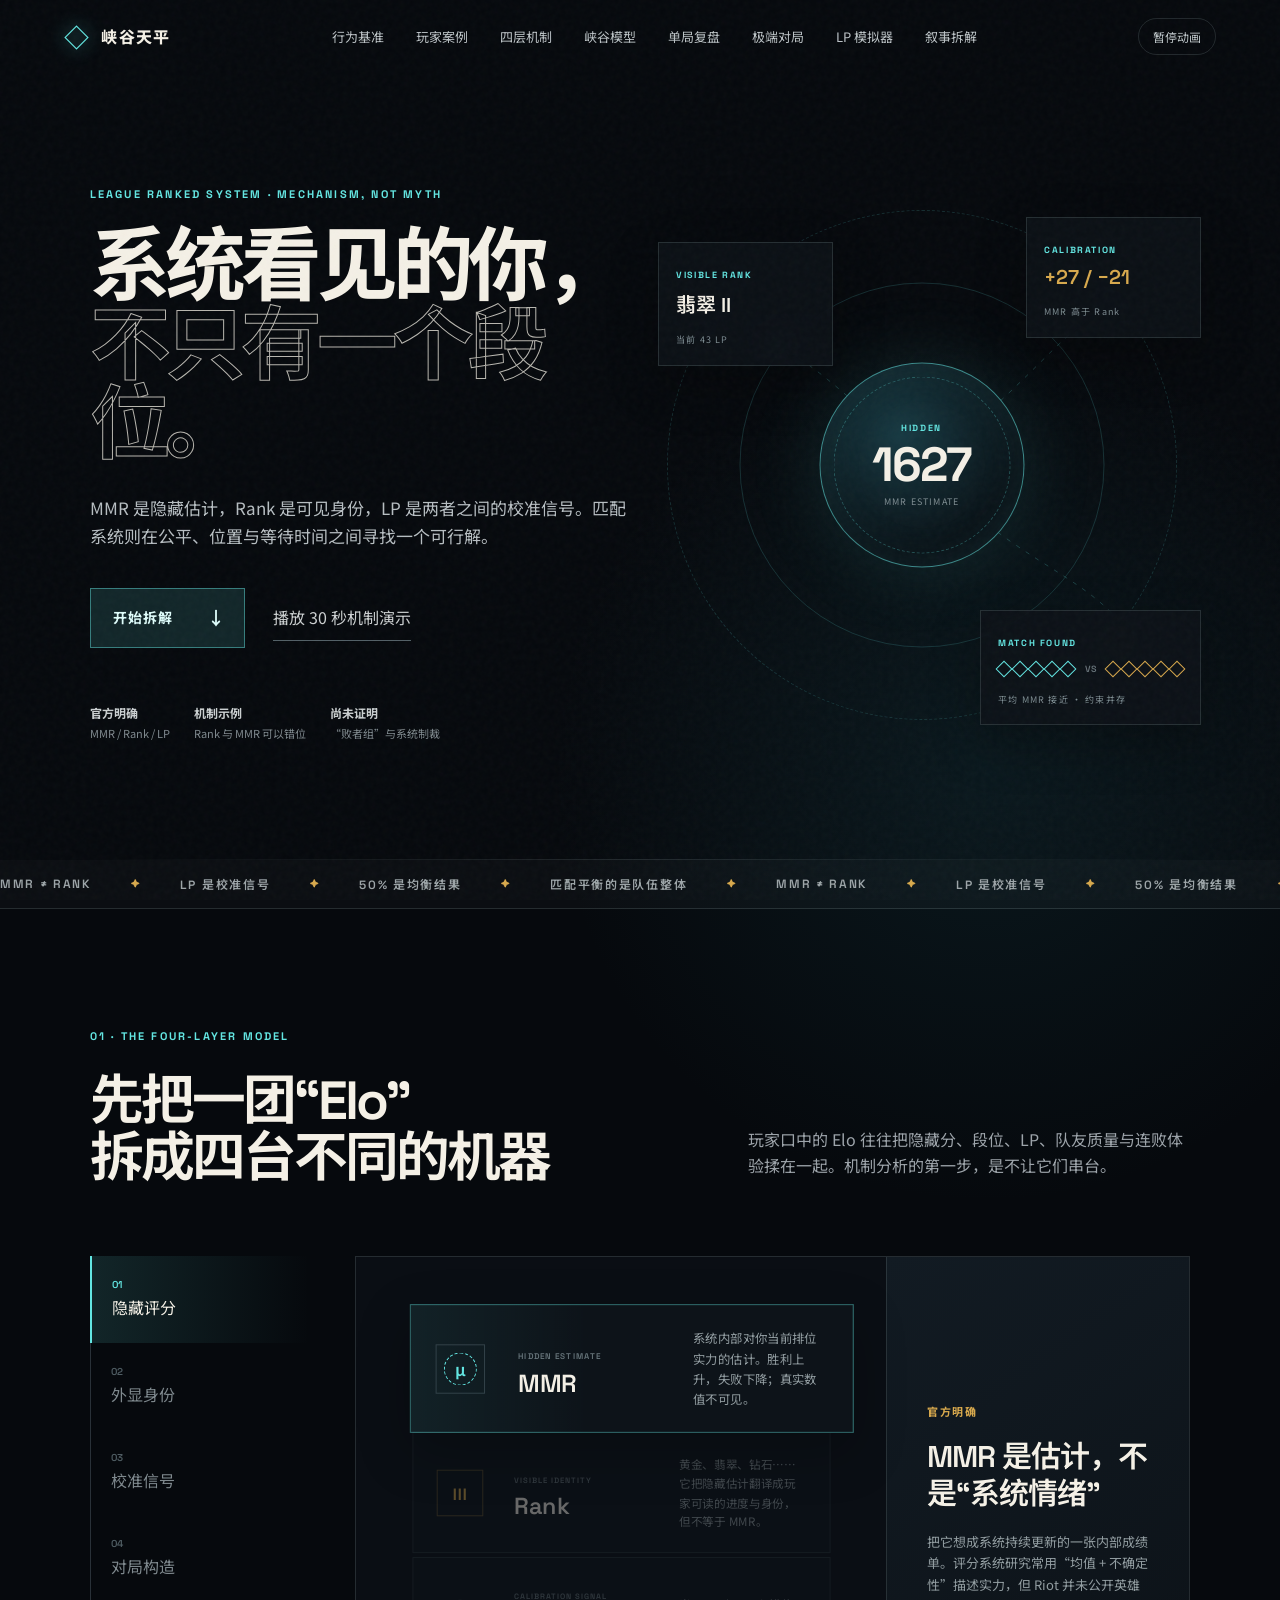
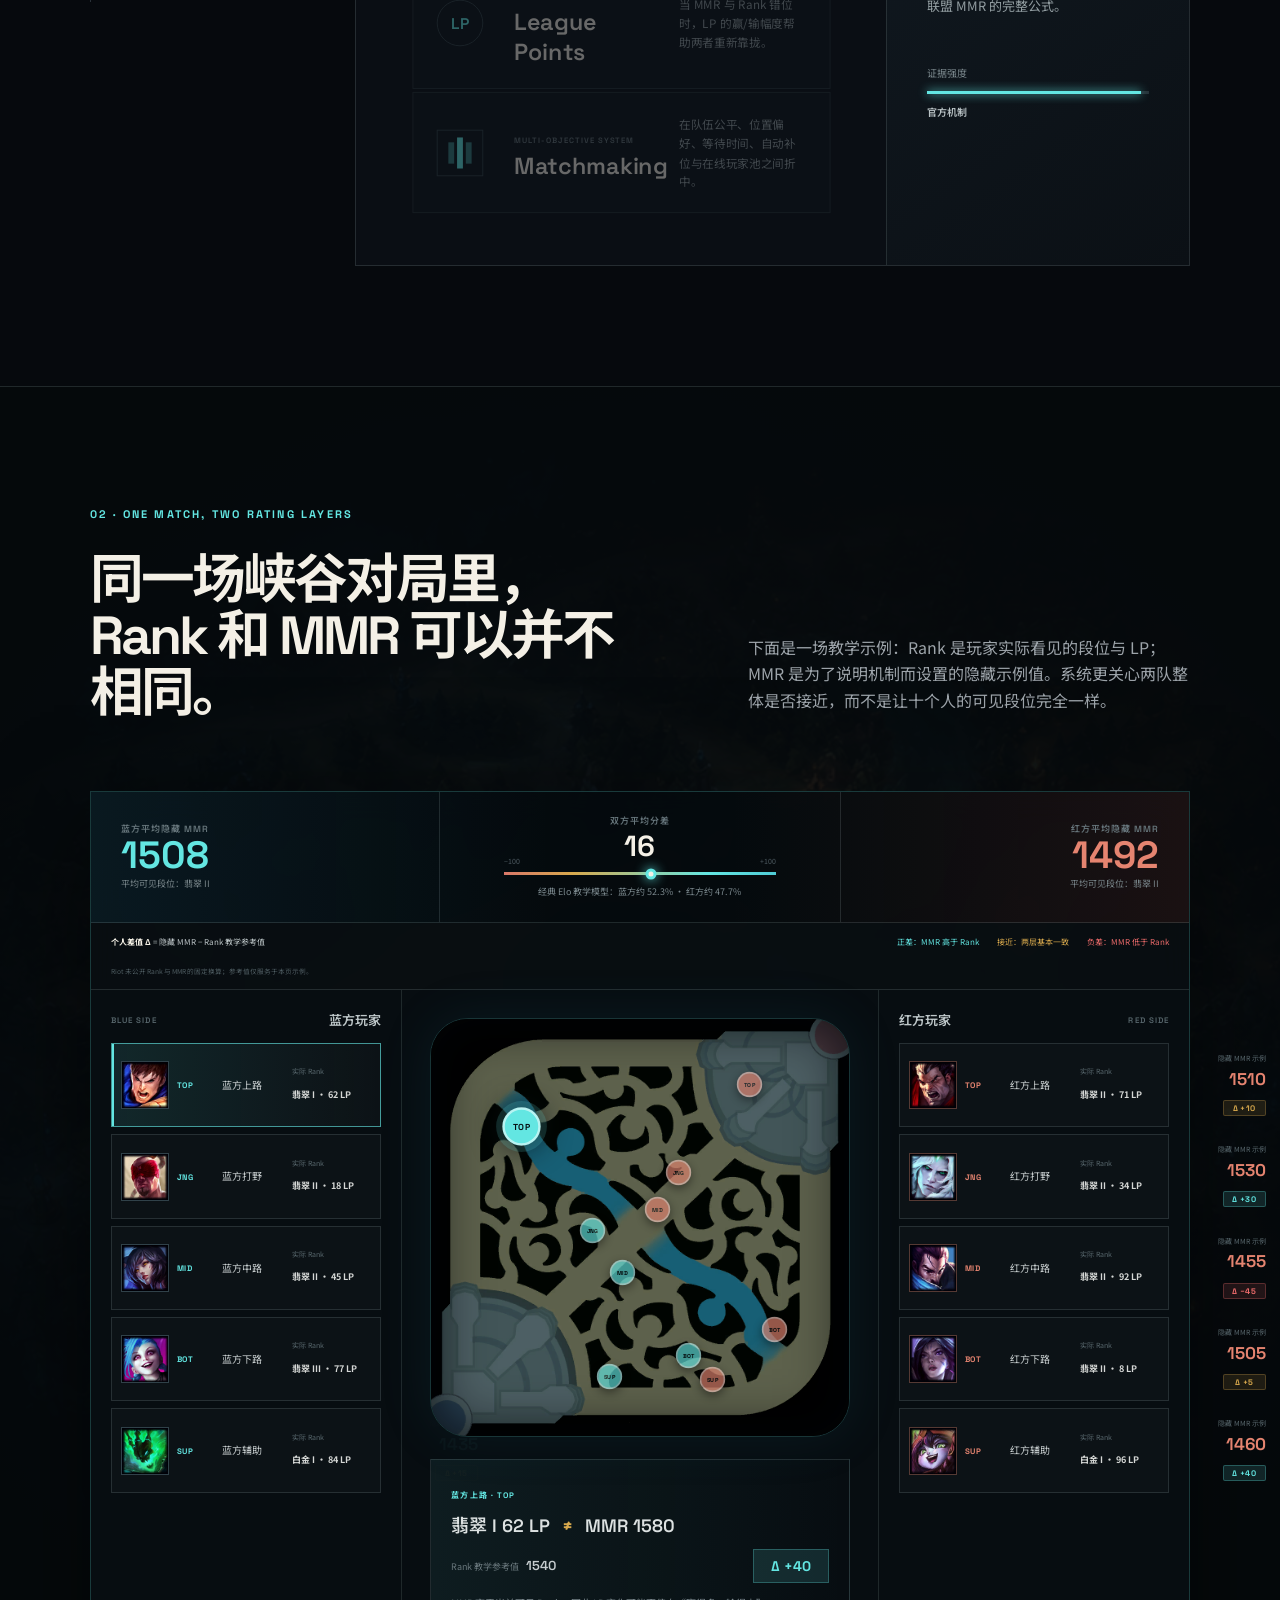
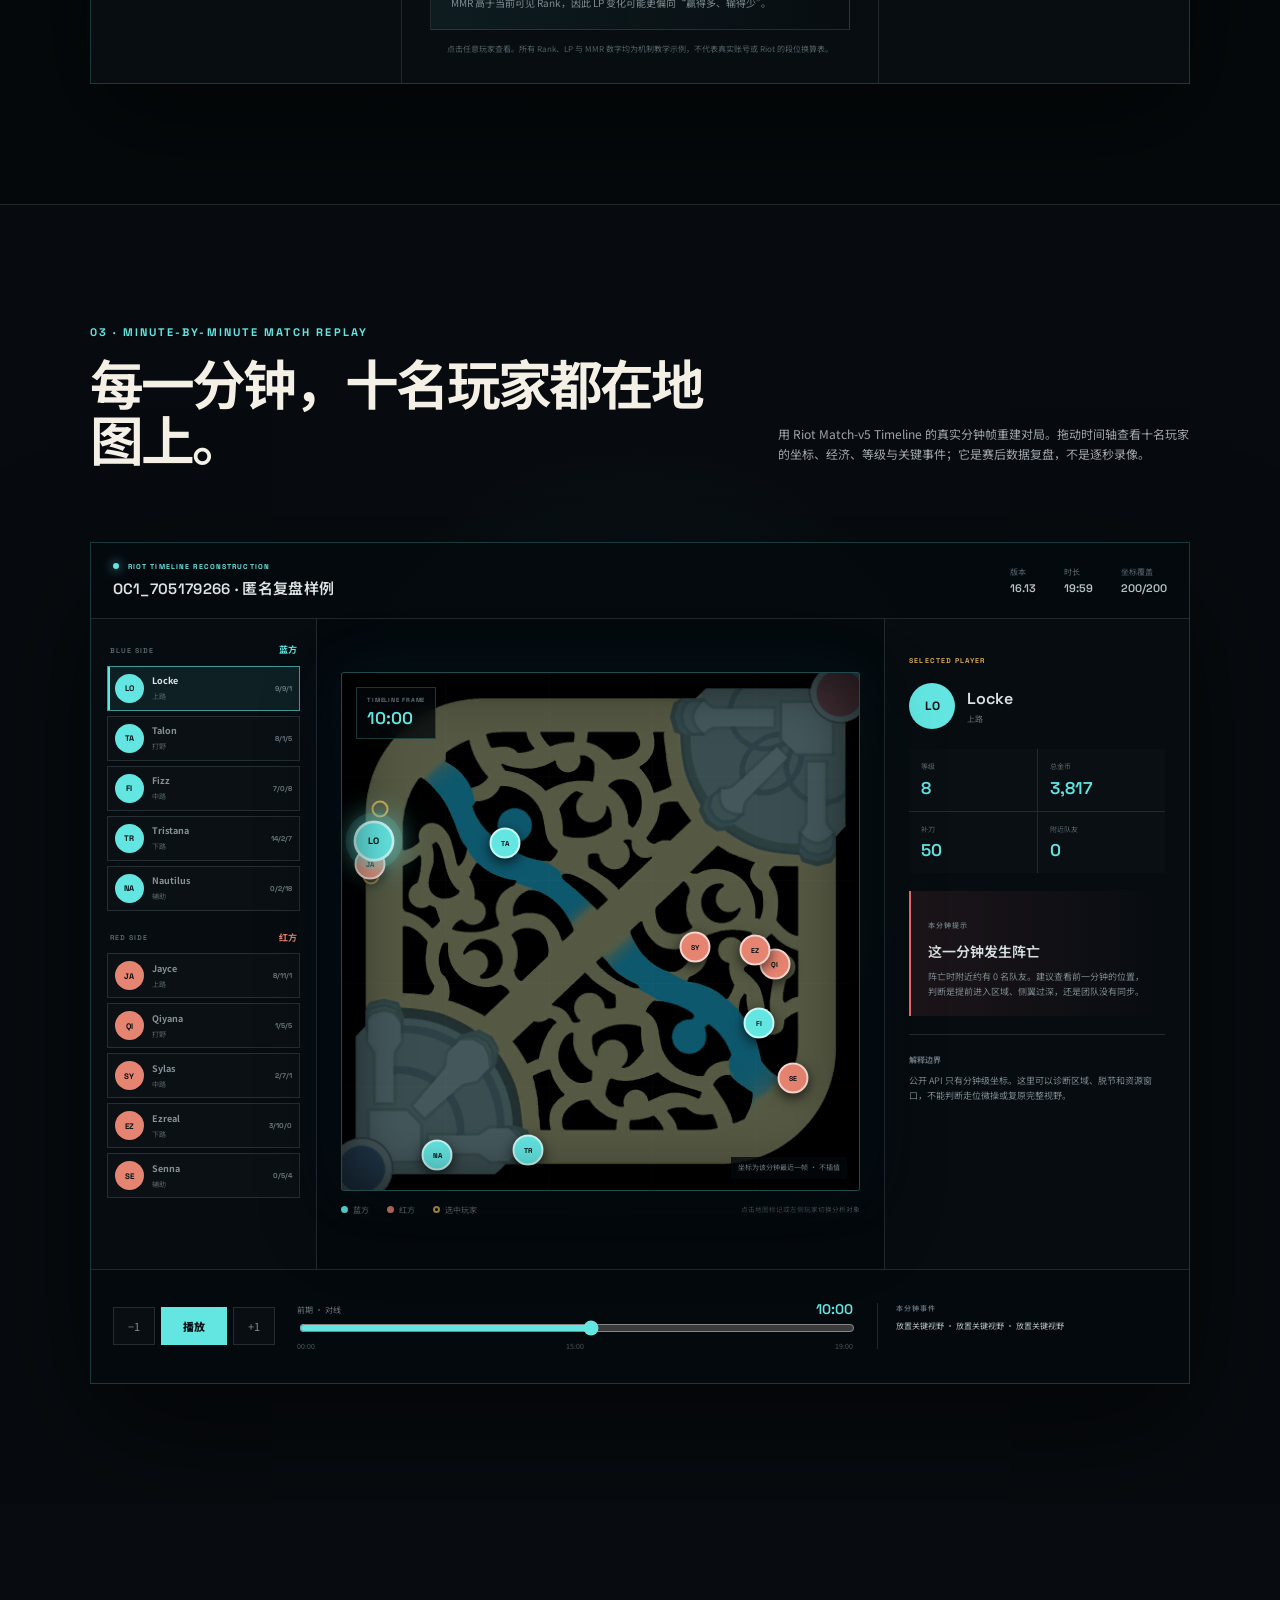
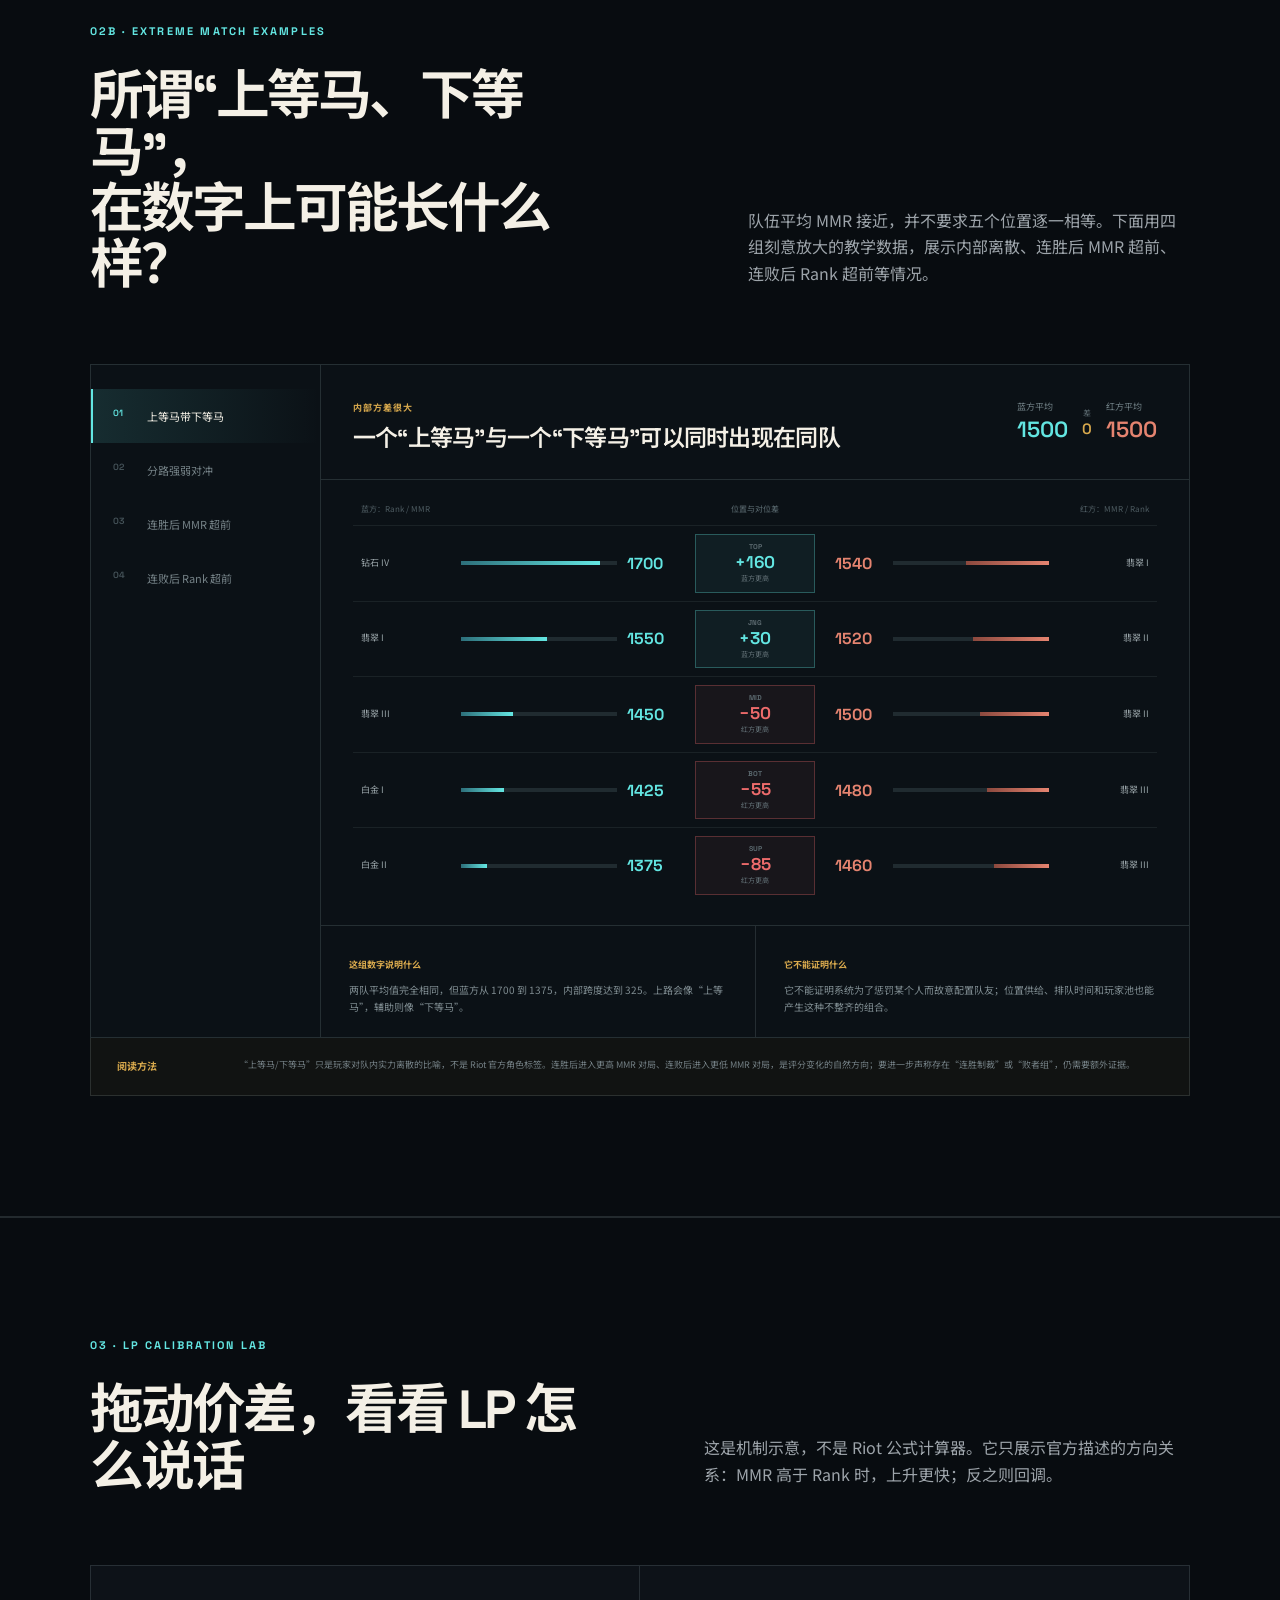
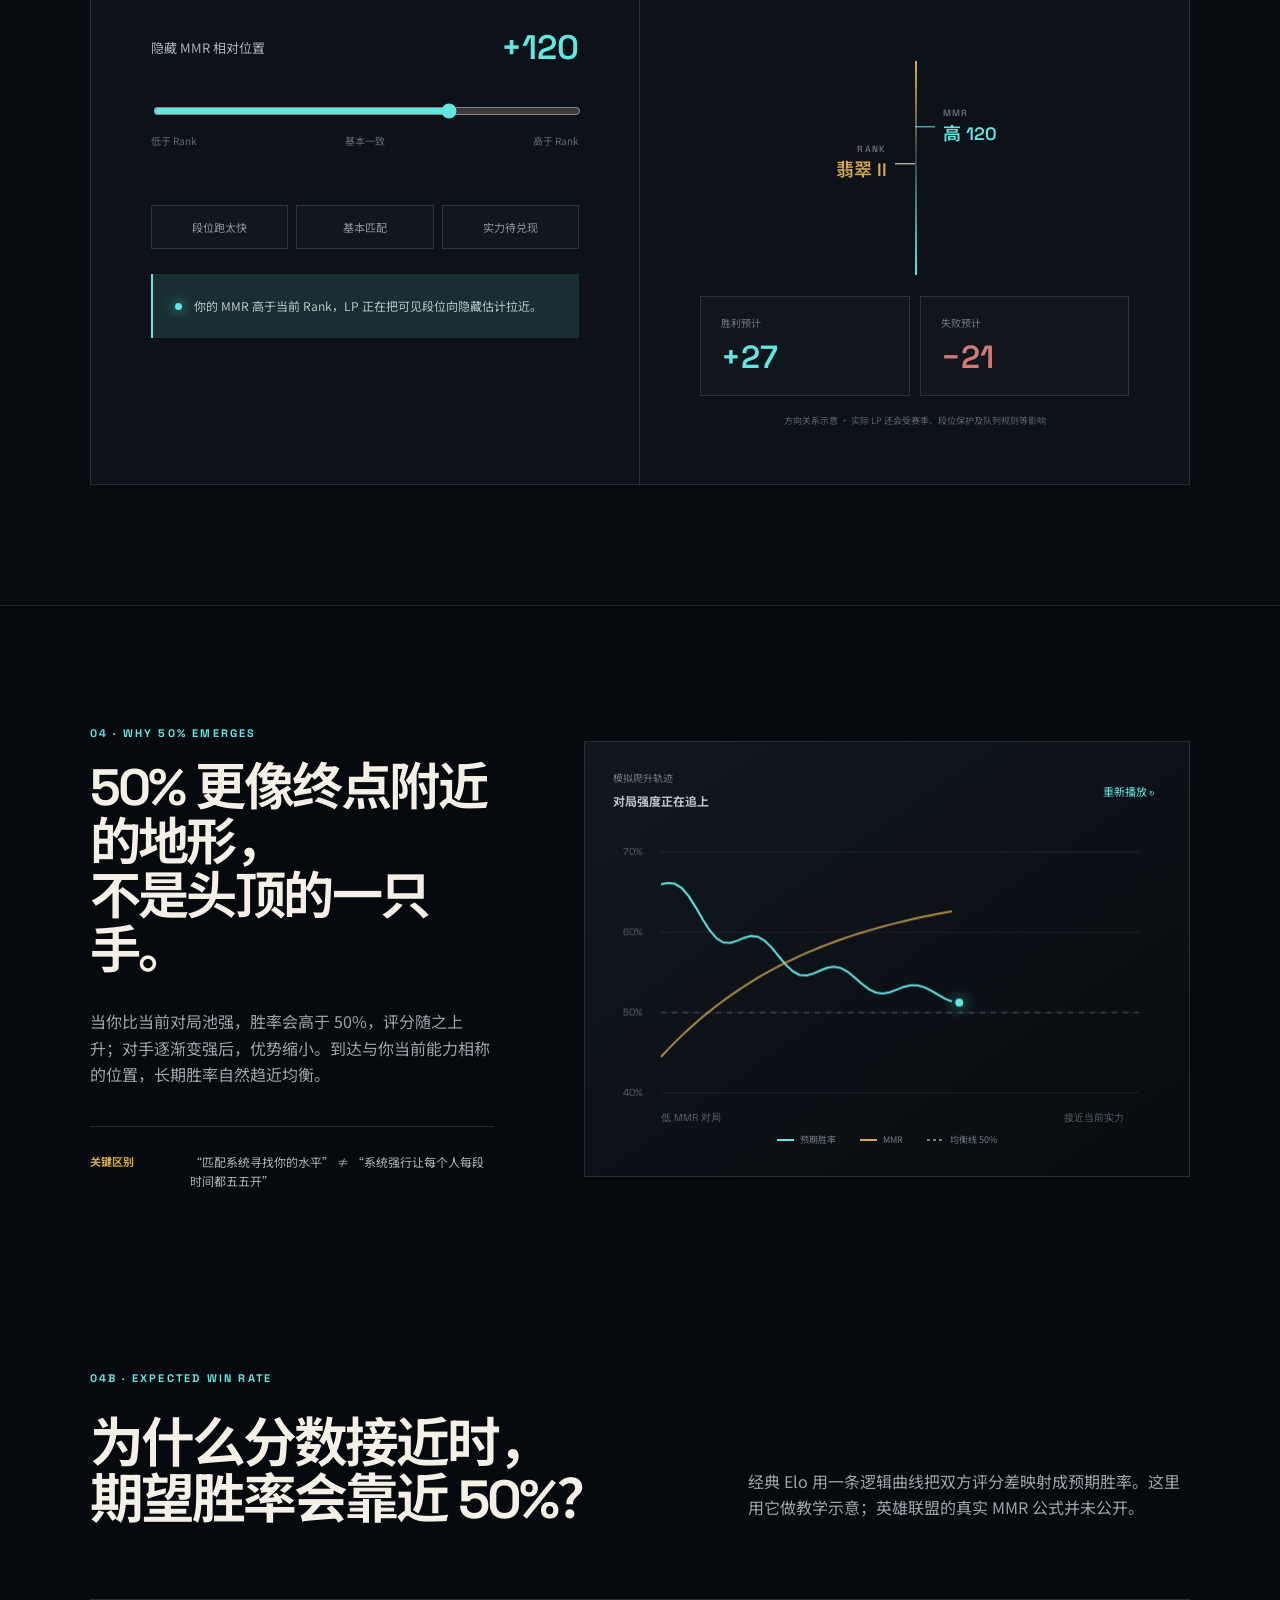
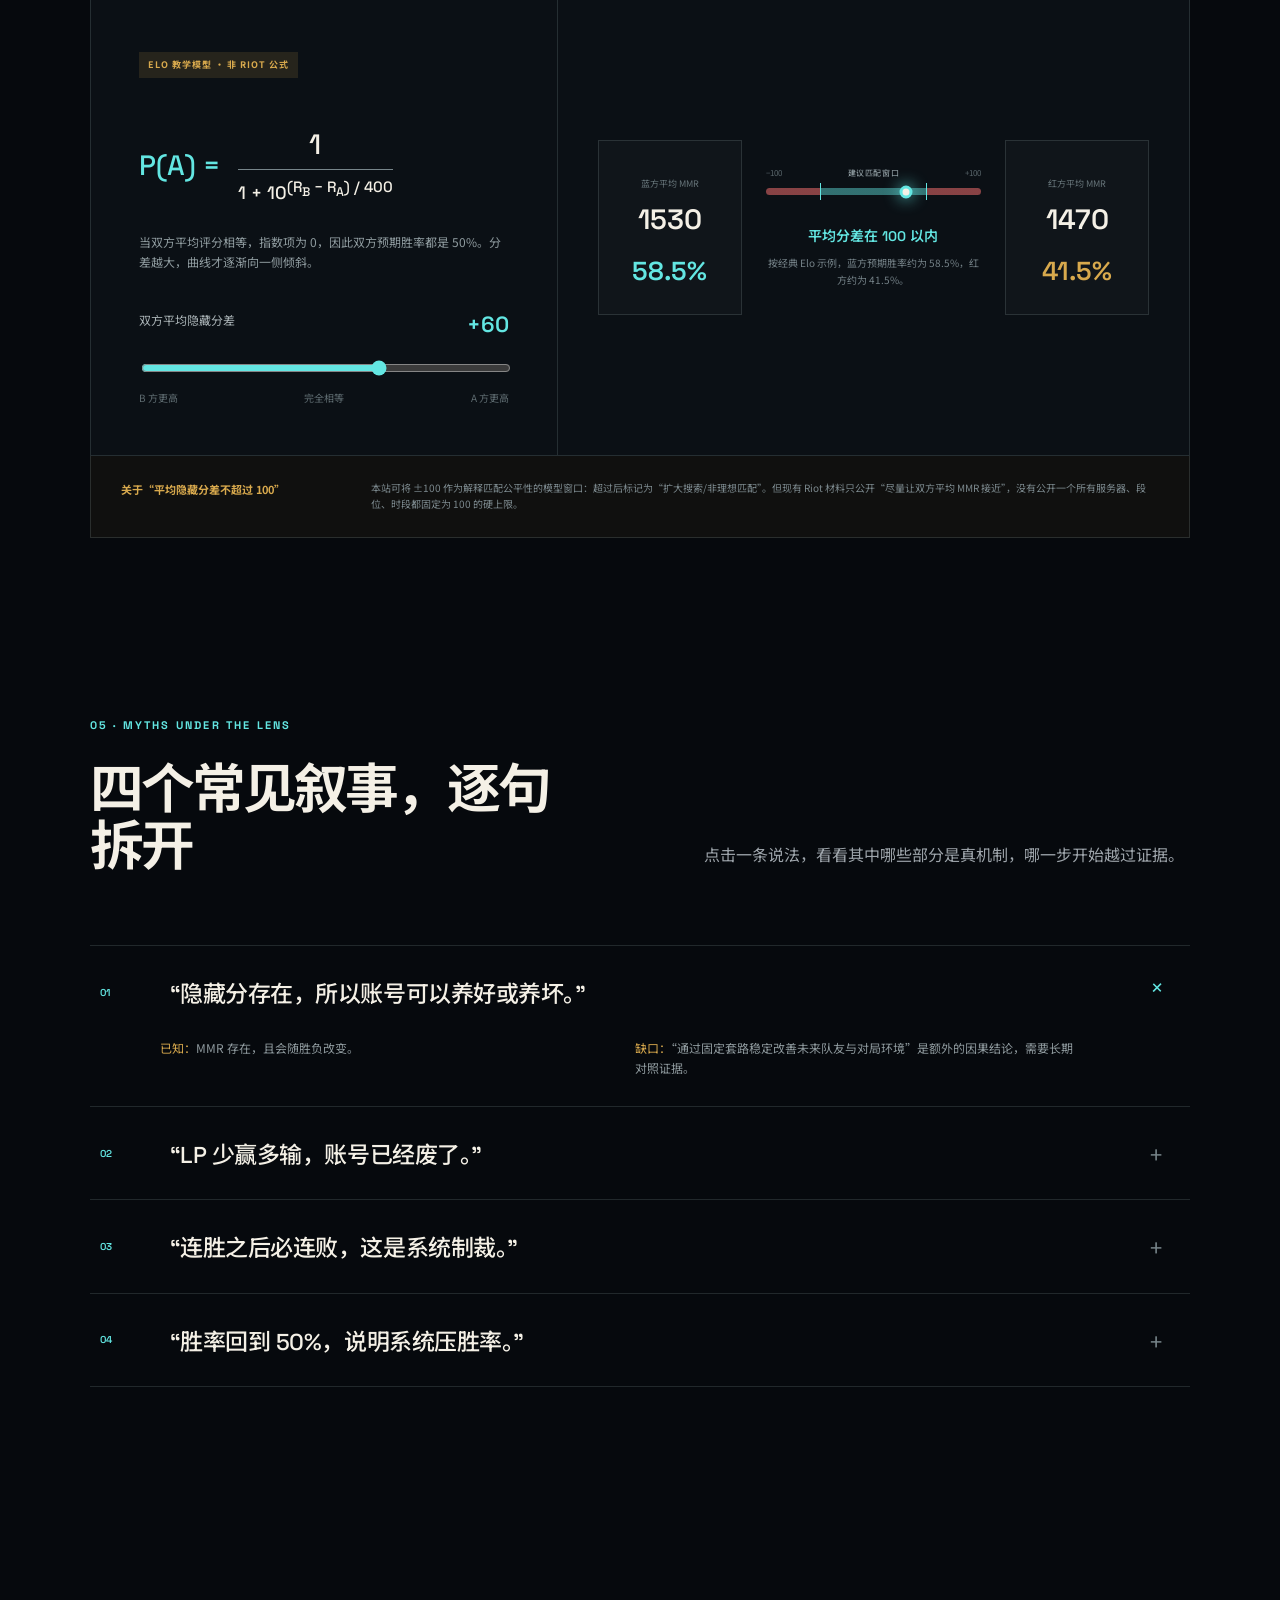
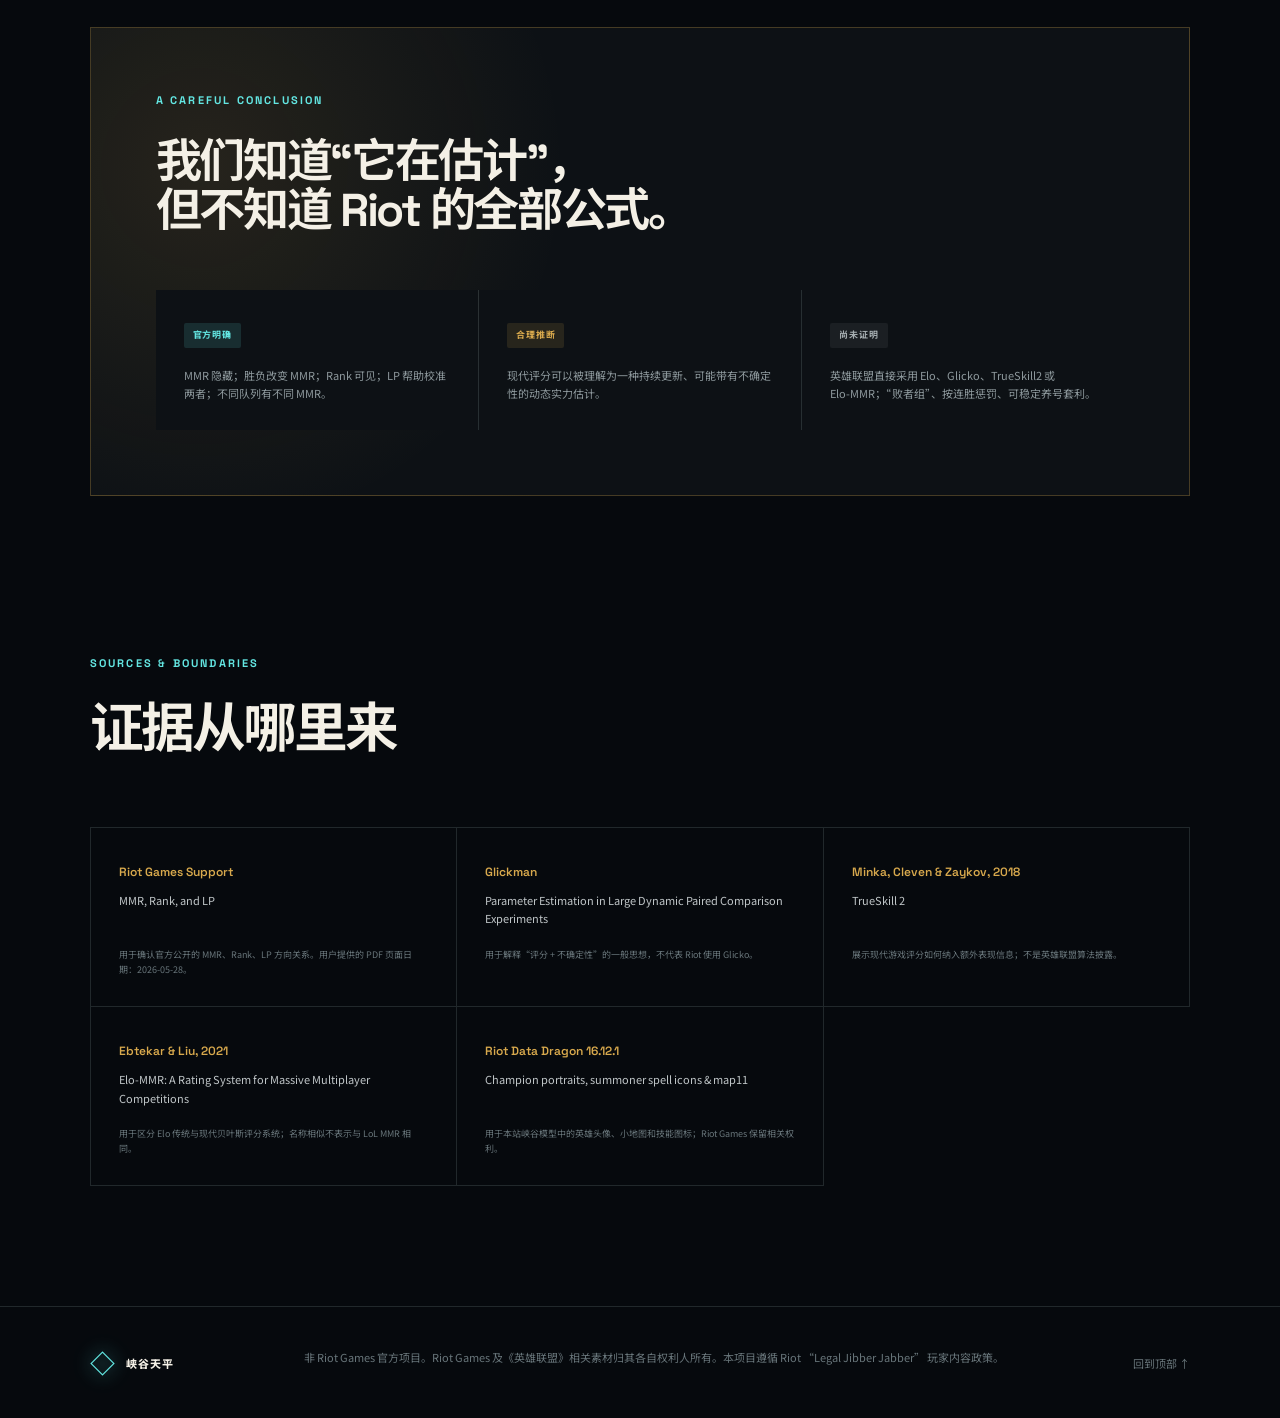
<file: index.html>
<!doctype html>
<html lang="zh-CN">
<head>
  <meta charset="utf-8">
  <meta name="viewport" content="width=device-width, initial-scale=1">
  <meta name="description" content="用交互动画解释英雄联盟排位中的 MMR、Rank、LP、匹配与 Elo 叙事。">
  <title>峡谷天平｜看懂 MMR、Rank 与 LP</title>
  <link rel="preconnect" href="https://fonts.googleapis.com">
  <link rel="preconnect" href="https://fonts.gstatic.com" crossorigin>
  <link href="https://fonts.googleapis.com/css2?family=Noto+Sans+SC:wght@400;500;600;700;900&family=Space+Grotesk:wght@500;600;700&display=swap" rel="stylesheet">
  <link rel="stylesheet" href="styles.css">
</head>
<body>
  <div class="noise" aria-hidden="true"></div>
  <header class="topbar">
    <a class="brand" href="#top" aria-label="返回顶部">
      <span class="brand-mark">◇</span>
      <span>峡谷天平</span>
    </a>
    <nav aria-label="章节导航">
      <a href="model-dashboard.html">行为基准</a>
      <a href="conditional-model.html">玩家案例</a>
      <a href="#layers">四层机制</a>
      <a href="#rift-model">峡谷模型</a>
      <a href="#match-replay">单局复盘</a>
      <a href="#extreme-cases">极端对局</a>
      <a href="#simulator">LP 模拟器</a>
      <a href="#myths">叙事拆解</a>
    </nav>
    <button class="sound-toggle" id="motionToggle" type="button" aria-pressed="false">暂停动画</button>
  </header>

  <main id="top">
    <section class="hero">
      <div class="hero-copy">
        <p class="eyebrow">LEAGUE RANKED SYSTEM · MECHANISM, NOT MYTH</p>
        <h1>系统看见的你，<br><em>不只有一个段位。</em></h1>
        <p class="hero-lead">MMR 是隐藏估计，Rank 是可见身份，LP 是两者之间的校准信号。匹配系统则在公平、位置与等待时间之间寻找一个可行解。</p>
        <div class="hero-actions">
          <a class="primary-btn" href="#layers">开始拆解 <span>↓</span></a>
          <button class="text-btn" id="quickDemo" type="button">播放 30 秒机制演示</button>
        </div>
        <div class="hero-proof">
          <span><b>官方明确</b> MMR / Rank / LP</span>
          <span><b>机制示例</b> Rank 与 MMR 可以错位</span>
          <span><b>尚未证明</b> “败者组”与系统制裁</span>
        </div>
      </div>

      <div class="hero-visual" aria-label="MMR、Rank 与 LP 的动态关系示意图">
        <div class="orbit orbit-one"></div>
        <div class="orbit orbit-two"></div>
        <div class="core">
          <span class="core-label">HIDDEN</span>
          <strong id="heroMmr">1628</strong>
          <small>MMR ESTIMATE</small>
        </div>
        <div class="rank-card floating-card">
          <span>VISIBLE RANK</span>
          <strong>翡翠 II</strong>
          <small>当前 43 LP</small>
        </div>
        <div class="lp-card floating-card">
          <span>CALIBRATION</span>
          <strong class="positive">+27 / −21</strong>
          <small>MMR 高于 Rank</small>
        </div>
        <div class="match-card floating-card">
          <span>MATCH FOUND</span>
          <div class="teams">
            <i></i><i></i><i></i><i></i><i></i>
            <b>VS</b>
            <i></i><i></i><i></i><i></i><i></i>
          </div>
          <small>平均 MMR 接近 · 约束并存</small>
        </div>
        <svg class="connection-lines" viewBox="0 0 620 620" aria-hidden="true">
          <path d="M310 310 C205 210 170 180 92 145"/>
          <path d="M310 310 C440 215 462 160 530 125"/>
          <path d="M310 310 C415 420 485 430 540 492"/>
        </svg>
      </div>
    </section>

    <section class="ticker" aria-label="核心概念">
      <div class="ticker-track">
        <span>MMR ≠ RANK</span><i>✦</i><span>LP 是校准信号</span><i>✦</i><span>50% 是均衡结果</span><i>✦</i><span>匹配平衡的是队伍整体</span><i>✦</i>
        <span>MMR ≠ RANK</span><i>✦</i><span>LP 是校准信号</span><i>✦</i><span>50% 是均衡结果</span><i>✦</i><span>匹配平衡的是队伍整体</span><i>✦</i>
      </div>
    </section>

    <section class="section intro" id="layers">
      <div class="section-heading">
        <p class="eyebrow">01 · THE FOUR-LAYER MODEL</p>
        <h2>先把一团“Elo”<br>拆成四台不同的机器</h2>
        <p>玩家口中的 Elo 往往把隐藏分、段位、LP、队友质量与连败体验揉在一起。机制分析的第一步，是不让它们串台。</p>
      </div>

      <div class="layer-stage" id="layerStage">
        <div class="layer-tabs" role="tablist" aria-label="四层机制">
          <button class="layer-tab active" data-layer="0" role="tab" aria-selected="true"><b>01</b> 隐藏评分</button>
          <button class="layer-tab" data-layer="1" role="tab" aria-selected="false"><b>02</b> 外显身份</button>
          <button class="layer-tab" data-layer="2" role="tab" aria-selected="false"><b>03</b> 校准信号</button>
          <button class="layer-tab" data-layer="3" role="tab" aria-selected="false"><b>04</b> 对局构造</button>
        </div>

        <div class="layer-visual">
          <div class="layer-stack">
            <article class="stack-card active" data-card="0">
              <div class="stack-icon mmr-icon"><span>μ</span><i></i></div>
              <div><small>HIDDEN ESTIMATE</small><h3>MMR</h3></div>
              <p>系统内部对你当前排位实力的估计。胜利上升，失败下降；真实数值不可见。</p>
            </article>
            <article class="stack-card" data-card="1">
              <div class="stack-icon rank-icon">Ⅲ</div>
              <div><small>VISIBLE IDENTITY</small><h3>Rank</h3></div>
              <p>黄金、翡翠、钻石……它把隐藏估计翻译成玩家可读的进度与身份，但不等于 MMR。</p>
            </article>
            <article class="stack-card" data-card="2">
              <div class="stack-icon lp-icon">LP</div>
              <div><small>CALIBRATION SIGNAL</small><h3>League Points</h3></div>
              <p>当 MMR 与 Rank 错位时，LP 的赢/输幅度帮助两者重新靠拢。</p>
            </article>
            <article class="stack-card" data-card="3">
              <div class="stack-icon queue-icon"><i></i><i></i><i></i></div>
              <div><small>MULTI-OBJECTIVE SYSTEM</small><h3>Matchmaking</h3></div>
              <p>在队伍公平、位置偏好、等待时间、自动补位与在线玩家池之间折中。</p>
            </article>
          </div>
          <aside class="layer-note">
            <span id="layerKicker">官方明确</span>
            <h3 id="layerTitle">MMR 是估计，不是“系统情绪”</h3>
            <p id="layerText">把它想成系统持续更新的一张内部成绩单。评分系统研究常用“均值 + 不确定性”描述实力，但 Riot 并未公开英雄联盟 MMR 的完整公式。</p>
            <div class="certainty">
              <span>证据强度</span>
              <div><i id="certaintyBar" style="width: 96%"></i></div>
              <b id="certaintyLabel">官方机制</b>
            </div>
          </aside>
        </div>
      </div>
    </section>

    <section class="rift-section" id="rift-model">
      <div class="rift-atmosphere" aria-hidden="true"></div>
      <div class="rift-shell">
        <div class="section-heading">
          <p class="eyebrow">02 · ONE MATCH, TWO RATING LAYERS</p>
          <h2>同一场峡谷对局里，<br>Rank 和 MMR 可以并不相同。</h2>
          <p>下面是一场教学示例：Rank 是玩家实际看见的段位与 LP；MMR 是为了说明机制而设置的隐藏示例值。系统更关心两队整体是否接近，而不是让十个人的可见段位完全一样。</p>
        </div>

        <div class="match-example">
          <div class="match-summary">
            <div class="summary-team blue-summary"><span>蓝方平均隐藏 MMR</span><strong>1508</strong><small>平均可见段位：翡翠 II</small></div>
            <div class="summary-center">
              <span>双方平均分差</span><strong>16</strong>
              <div class="summary-scale"><i style="left:54%"></i></div>
              <small>经典 Elo 教学模型：蓝方约 52.3% · 红方约 47.7%</small>
            </div>
            <div class="summary-team red-summary"><span>红方平均隐藏 MMR</span><strong>1492</strong><small>平均可见段位：翡翠 II</small></div>
          </div>
          <div class="gap-definition">
            <span><b>个人差值 Δ</b> = 隐藏 MMR − Rank 教学参考值</span>
            <span class="gap-positive">正差：MMR 高于 Rank</span>
            <span class="gap-neutral">接近：两层基本一致</span>
            <span class="gap-negative">负差：MMR 低于 Rank</span>
            <small>Riot 未公开 Rank 与 MMR 的固定换算；参考值仅服务于本页示例。</small>
          </div>

          <div class="match-grid">
            <div class="team-roster blue-roster" aria-label="蓝方玩家">
              <h3><span>BLUE SIDE</span> 蓝方玩家</h3>
              <button class="player-card active" type="button" data-player="blue-top">
                <img src="assets/champions/Garen.png" alt="盖伦">
                <span class="player-role">TOP</span>
                <span class="player-name">蓝方上路</span>
                <span class="player-rank"><small>实际 Rank</small><b>翡翠 I · 62 LP</b></span>
                <span class="player-mmr"><small>隐藏 MMR 示例</small><b>1580</b><em class="mmr-gap positive">Δ +40</em></span>
              </button>
              <button class="player-card" type="button" data-player="blue-jungle">
                <img src="assets/champions/LeeSin.png" alt="李青">
                <span class="player-role">JNG</span>
                <span class="player-name">蓝方打野</span>
                <span class="player-rank"><small>实际 Rank</small><b>翡翠 II · 18 LP</b></span>
                <span class="player-mmr"><small>隐藏 MMR 示例</small><b>1515</b><em class="mmr-gap neutral">Δ +15</em></span>
              </button>
              <button class="player-card" type="button" data-player="blue-mid">
                <img src="assets/champions/Ahri.png" alt="阿狸">
                <span class="player-role">MID</span>
                <span class="player-name">蓝方中路</span>
                <span class="player-rank"><small>实际 Rank</small><b>翡翠 II · 45 LP</b></span>
                <span class="player-mmr"><small>隐藏 MMR 示例</small><b>1540</b><em class="mmr-gap positive">Δ +40</em></span>
              </button>
              <button class="player-card" type="button" data-player="blue-bottom">
                <img src="assets/champions/Jinx.png" alt="金克丝">
                <span class="player-role">BOT</span>
                <span class="player-name">蓝方下路</span>
                <span class="player-rank"><small>实际 Rank</small><b>翡翠 III · 77 LP</b></span>
                <span class="player-mmr"><small>隐藏 MMR 示例</small><b>1470</b><em class="mmr-gap neutral">Δ +10</em></span>
              </button>
              <button class="player-card" type="button" data-player="blue-support">
                <img src="assets/champions/Thresh.png" alt="锤石">
                <span class="player-role">SUP</span>
                <span class="player-name">蓝方辅助</span>
                <span class="player-rank"><small>实际 Rank</small><b>白金 I · 84 LP</b></span>
                <span class="player-mmr"><small>隐藏 MMR 示例</small><b>1435</b><em class="mmr-gap neutral">Δ +15</em></span>
              </button>
            </div>

            <div class="map-column">
              <div class="rift-map-frame">
                <img src="assets/map11.png" alt="召唤师峡谷小地图">
                <span class="map-role blue-dot blue-top" data-map-player="blue-top">TOP</span>
                <span class="map-role blue-dot blue-jungle" data-map-player="blue-jungle">JNG</span>
                <span class="map-role blue-dot blue-mid" data-map-player="blue-mid">MID</span>
                <span class="map-role blue-dot blue-bottom" data-map-player="blue-bottom">BOT</span>
                <span class="map-role blue-dot blue-support" data-map-player="blue-support">SUP</span>
                <span class="map-role red-dot red-top" data-map-player="red-top">TOP</span>
                <span class="map-role red-dot red-jungle" data-map-player="red-jungle">JNG</span>
                <span class="map-role red-dot red-mid" data-map-player="red-mid">MID</span>
                <span class="map-role red-dot red-bottom" data-map-player="red-bottom">BOT</span>
                <span class="map-role red-dot red-support" data-map-player="red-support">SUP</span>
              </div>
              <div class="selected-player">
                <span id="selectedRole">蓝方上路 · TOP</span>
                <strong id="selectedComparison">翡翠 I 62 LP <i>≠</i> MMR 1580</strong>
                <div class="selected-gap">
                  <span>Rank 教学参考值 <b id="selectedRankRef">1540</b></span>
                  <em id="selectedDelta" class="positive">Δ +40</em>
                </div>
                <p id="selectedExplanation">这名玩家的 MMR 高于当前可见 Rank，因此他的 LP 变化可能更偏向“赢得多、输得少”。</p>
              </div>
              <p class="example-disclaimer">点击任意玩家查看。所有 Rank、LP 与 MMR 数字均为机制教学示例，不代表真实账号或 Riot 的段位换算表。</p>
            </div>

            <div class="team-roster red-roster" aria-label="红方玩家">
              <h3><span>RED SIDE</span> 红方玩家</h3>
              <button class="player-card" type="button" data-player="red-top">
                <img src="assets/champions/Darius.png" alt="德莱厄斯">
                <span class="player-role">TOP</span>
                <span class="player-name">红方上路</span>
                <span class="player-rank"><small>实际 Rank</small><b>翡翠 II · 71 LP</b></span>
                <span class="player-mmr"><small>隐藏 MMR 示例</small><b>1510</b><em class="mmr-gap neutral">Δ +10</em></span>
              </button>
              <button class="player-card" type="button" data-player="red-jungle">
                <img src="assets/champions/Viego.png" alt="佛耶戈">
                <span class="player-role">JNG</span>
                <span class="player-name">红方打野</span>
                <span class="player-rank"><small>实际 Rank</small><b>翡翠 II · 34 LP</b></span>
                <span class="player-mmr"><small>隐藏 MMR 示例</small><b>1530</b><em class="mmr-gap positive">Δ +30</em></span>
              </button>
              <button class="player-card" type="button" data-player="red-mid">
                <img src="assets/champions/Yasuo.png" alt="亚索">
                <span class="player-role">MID</span>
                <span class="player-name">红方中路</span>
                <span class="player-rank"><small>实际 Rank</small><b>翡翠 II · 92 LP</b></span>
                <span class="player-mmr"><small>隐藏 MMR 示例</small><b>1455</b><em class="mmr-gap negative">Δ −45</em></span>
              </button>
              <button class="player-card" type="button" data-player="red-bottom">
                <img src="assets/champions/Kaisa.png" alt="卡莎">
                <span class="player-role">BOT</span>
                <span class="player-name">红方下路</span>
                <span class="player-rank"><small>实际 Rank</small><b>翡翠 II · 8 LP</b></span>
                <span class="player-mmr"><small>隐藏 MMR 示例</small><b>1505</b><em class="mmr-gap neutral">Δ +5</em></span>
              </button>
              <button class="player-card" type="button" data-player="red-support">
                <img src="assets/champions/Lulu.png" alt="璐璐">
                <span class="player-role">SUP</span>
                <span class="player-name">红方辅助</span>
                <span class="player-rank"><small>实际 Rank</small><b>白金 I · 96 LP</b></span>
                <span class="player-mmr"><small>隐藏 MMR 示例</small><b>1460</b><em class="mmr-gap positive">Δ +40</em></span>
              </button>
            </div>
          </div>
        </div>
      </div>
    </section>

    <section class="section replay-section" id="match-replay">
      <div class="section-heading replay-heading">
        <div>
          <p class="eyebrow">03 · MINUTE-BY-MINUTE MATCH REPLAY</p>
          <h2>每一分钟，十名玩家都在地图上。</h2>
        </div>
        <p>用 Riot Match-v5 Timeline 的真实分钟帧重建对局。拖动时间轴查看十名玩家的坐标、经济、等级与关键事件；它是赛后数据复盘，不是逐秒录像。</p>
      </div>

      <div class="replay-lab">
        <header class="replay-toolbar">
          <div>
            <span class="live-source"><i></i> RIOT TIMELINE RECONSTRUCTION</span>
            <strong id="replayMatchId">载入对局…</strong>
          </div>
          <div class="replay-toolbar-stats">
            <span>版本 <b id="replayVersion">—</b></span>
            <span>时长 <b id="replayDuration">—</b></span>
            <span>坐标覆盖 <b id="replayCoverage">—</b></span>
          </div>
        </header>

        <div class="replay-workspace">
          <aside class="replay-roster" aria-label="本局十名玩家">
            <div class="roster-team-title blue"><span>BLUE SIDE</span><b>蓝方</b></div>
            <div id="replayBlueRoster" class="replay-roster-list"></div>
            <div class="roster-team-title red"><span>RED SIDE</span><b>红方</b></div>
            <div id="replayRedRoster" class="replay-roster-list"></div>
          </aside>

          <div class="replay-map-column">
            <div class="replay-map" id="replayMap">
              <img src="assets/map11.png" alt="召唤师峡谷每分钟位置重建图">
              <div class="map-grid" aria-hidden="true"></div>
              <div id="replayEventLayer" class="replay-event-layer" aria-hidden="true"></div>
              <div id="replayMarkerLayer" class="replay-marker-layer"></div>
              <div class="map-minute-stamp"><small>TIMELINE FRAME</small><b id="replayMapMinute">00:00</b></div>
              <div class="map-source-note">坐标为该分钟最近一帧 · 不插值</div>
            </div>
            <div class="replay-legend">
              <span><i class="blue"></i>蓝方</span>
              <span><i class="red"></i>红方</span>
              <span><i class="selected"></i>选中玩家</span>
              <small>点击地图标记或左侧玩家切换分析对象</small>
            </div>
          </div>

          <aside class="replay-diagnosis">
            <span class="diagnosis-label">SELECTED PLAYER</span>
            <div class="diagnosis-player">
              <div id="diagnosisMonogram">—</div>
              <div><b id="diagnosisChampion">选择玩家</b><span id="diagnosisRole">—</span></div>
            </div>
            <div class="diagnosis-metrics">
              <div><span>等级</span><b id="diagnosisLevel">—</b></div>
              <div><span>总金币</span><b id="diagnosisGold">—</b></div>
              <div><span>补刀</span><b id="diagnosisCs">—</b></div>
              <div><span>附近队友</span><b id="diagnosisAllies">—</b></div>
            </div>
            <div class="diagnosis-signal" id="diagnosisSignal">
              <span>本分钟提示</span>
              <strong id="diagnosisTitle">选择时间点开始复盘</strong>
              <p id="diagnosisText">系统会根据位置、队友距离、持有金币与地图事件生成可核查的规则提示。</p>
            </div>
            <div class="diagnosis-boundary">
              <b>解释边界</b>
              <p>公开 API 只有分钟级坐标。这里可以诊断区域、脱节和资源窗口，不能判断走位微操或复原完整视野。</p>
            </div>
          </aside>
        </div>

        <footer class="replay-controls">
          <div class="replay-buttons">
            <button id="replayPrev" type="button" aria-label="上一分钟">−1</button>
            <button id="replayPlay" class="replay-play" type="button" aria-label="播放时间线">播放</button>
            <button id="replayNext" type="button" aria-label="下一分钟">+1</button>
          </div>
          <div class="replay-scrubber">
            <div><span id="replayPhase">前期 · 对线</span><b id="replayTime">00:00</b></div>
            <input id="replayRange" type="range" min="0" max="19" value="10" step="1" aria-label="选择对局分钟">
            <div class="replay-ticks"><span>00:00</span><span>15:00</span><span id="replayEndTick">结束</span></div>
          </div>
          <div class="replay-events">
            <span>本分钟事件</span>
            <div id="replayEventFeed">暂无关键事件</div>
          </div>
        </footer>
      </div>
    </section>

    <section class="section extreme-section" id="extreme-cases">
      <div class="section-heading">
        <p class="eyebrow">02B · EXTREME MATCH EXAMPLES</p>
        <h2>所谓“上等马、下等马”，<br>在数字上可能长什么样？</h2>
        <p>队伍平均 MMR 接近，并不要求五个位置逐一相等。下面用四组刻意放大的教学数据，展示内部离散、连胜后 MMR 超前、连败后 Rank 超前等情况。</p>
      </div>

      <div class="extreme-lab">
        <div class="extreme-tabs" role="tablist" aria-label="极端对局示例">
          <button class="extreme-tab active" data-extreme="horse" type="button"><b>01</b> 上等马带下等马</button>
          <button class="extreme-tab" data-extreme="offset" type="button"><b>02</b> 分路强弱对冲</button>
          <button class="extreme-tab" data-extreme="winstreak" type="button"><b>03</b> 连胜后 MMR 超前</button>
          <button class="extreme-tab" data-extreme="lossstreak" type="button"><b>04</b> 连败后 Rank 超前</button>
        </div>

        <div class="extreme-panel">
          <header class="extreme-head">
            <div><span id="extremeKicker">内部方差很大</span><h3 id="extremeTitle">一个“上等马”与一个“下等马”可以同时出现在同队</h3></div>
            <div class="extreme-averages">
              <span>蓝方平均 <b id="extremeBlueAvg">1500</b></span>
              <i>差 <strong id="extremeAvgGap">0</strong></i>
              <span>红方平均 <b id="extremeRedAvg">1500</b></span>
            </div>
          </header>

          <div class="matchup-table">
            <div class="matchup-labels"><span>蓝方：Rank / MMR</span><b>位置与对位差</b><span>红方：MMR / Rank</span></div>
            <div class="matchup-row" data-extreme-row="0">
              <div class="extreme-player blue"><span class="extreme-rank">钻石 IV</span><div class="rating-bar"><i></i></div><b class="extreme-mmr">1700</b></div>
              <div class="lane-diff"><span>TOP</span><b>+160</b><small>蓝方更高</small></div>
              <div class="extreme-player red"><b class="extreme-mmr">1540</b><div class="rating-bar"><i></i></div><span class="extreme-rank">翡翠 I</span></div>
            </div>
            <div class="matchup-row" data-extreme-row="1">
              <div class="extreme-player blue"><span class="extreme-rank">翡翠 I</span><div class="rating-bar"><i></i></div><b class="extreme-mmr">1550</b></div>
              <div class="lane-diff"><span>JNG</span><b>+30</b><small>蓝方更高</small></div>
              <div class="extreme-player red"><b class="extreme-mmr">1520</b><div class="rating-bar"><i></i></div><span class="extreme-rank">翡翠 II</span></div>
            </div>
            <div class="matchup-row" data-extreme-row="2">
              <div class="extreme-player blue"><span class="extreme-rank">翡翠 III</span><div class="rating-bar"><i></i></div><b class="extreme-mmr">1450</b></div>
              <div class="lane-diff"><span>MID</span><b>−50</b><small>红方更高</small></div>
              <div class="extreme-player red"><b class="extreme-mmr">1500</b><div class="rating-bar"><i></i></div><span class="extreme-rank">翡翠 II</span></div>
            </div>
            <div class="matchup-row" data-extreme-row="3">
              <div class="extreme-player blue"><span class="extreme-rank">白金 I</span><div class="rating-bar"><i></i></div><b class="extreme-mmr">1425</b></div>
              <div class="lane-diff"><span>BOT</span><b>−55</b><small>红方更高</small></div>
              <div class="extreme-player red"><b class="extreme-mmr">1480</b><div class="rating-bar"><i></i></div><span class="extreme-rank">翡翠 III</span></div>
            </div>
            <div class="matchup-row" data-extreme-row="4">
              <div class="extreme-player blue"><span class="extreme-rank">白金 II</span><div class="rating-bar"><i></i></div><b class="extreme-mmr">1375</b></div>
              <div class="lane-diff"><span>SUP</span><b>−85</b><small>红方更高</small></div>
              <div class="extreme-player red"><b class="extreme-mmr">1460</b><div class="rating-bar"><i></i></div><span class="extreme-rank">翡翠 III</span></div>
            </div>
          </div>

          <div class="extreme-explanation">
            <div>
              <span>这组数字说明什么</span>
              <p id="extremeMeaning">两队平均值完全相同，但蓝方从 1700 到 1375，内部跨度达到 325。上路会像“上等马”，辅助则像“下等马”。</p>
            </div>
            <div>
              <span>它不能证明什么</span>
              <p id="extremeBoundary">它不能证明系统为了惩罚某个人而故意配置队友；位置供给、排队时间和玩家池也能产生这种不整齐的组合。</p>
            </div>
          </div>
        </div>
      </div>

      <div class="extreme-warning">
        <b>阅读方法</b>
        <p>“上等马/下等马”只是玩家对队内实力离散的比喻，不是 Riot 官方角色标签。连胜后进入更高 MMR 对局、连败后进入更低 MMR 对局，是评分变化的自然方向；要进一步声称存在“连胜制裁”或“败者组”，仍需要额外证据。</p>
      </div>
    </section>

    <section class="section simulator-section" id="simulator">
      <div class="section-heading compact">
        <p class="eyebrow">03 · LP CALIBRATION LAB</p>
        <h2>拖动价差，看看 LP 怎么说话</h2>
        <p>这是机制示意，不是 Riot 公式计算器。它只展示官方描述的方向关系：MMR 高于 Rank 时，上升更快；反之则回调。</p>
      </div>

      <div class="simulator">
        <div class="sim-controls">
          <div class="control-header">
            <span>隐藏 MMR 相对位置</span>
            <output id="gapOutput">+120</output>
          </div>
          <input id="mmrGap" type="range" min="-300" max="300" value="120" step="10" aria-label="MMR 与 Rank 的相对差值">
          <div class="range-labels"><span>低于 Rank</span><span>基本一致</span><span>高于 Rank</span></div>

          <div class="scenario-buttons" aria-label="快捷情景">
            <button data-gap="-220" type="button">段位跑太快</button>
            <button data-gap="0" type="button">基本匹配</button>
            <button data-gap="220" type="button">实力待兑现</button>
          </div>
          <div class="sim-explanation">
            <span class="status-dot"></span>
            <p id="simExplanation">你的 MMR 高于当前 Rank，LP 正在把可见段位向隐藏估计拉近。</p>
          </div>
        </div>

        <div class="sim-display">
          <div class="ladder" aria-hidden="true">
            <div class="ladder-line"></div>
            <div class="rank-marker"><span>RANK</span><b>翡翠 II</b></div>
            <div class="mmr-marker" id="mmrMarker"><span>MMR</span><b id="mmrMarkerText">高 120</b></div>
          </div>
          <div class="lp-result">
            <div><span>胜利预计</span><strong class="win" id="winLp">+27</strong></div>
            <div><span>失败预计</span><strong class="loss" id="lossLp">−21</strong></div>
          </div>
          <p class="formula-caption">方向关系示意 · 实际 LP 还会受赛季、段位保护及队列规则等影响</p>
        </div>
      </div>
    </section>

    <section class="section balance-section">
      <div class="balance-copy">
        <p class="eyebrow">04 · WHY 50% EMERGES</p>
        <h2>50% 更像终点附近的地形，<br>不是头顶的一只手。</h2>
        <p>当你比当前对局池强，胜率会高于 50%，评分随之上升；对手逐渐变强后，优势缩小。到达与你当前能力相称的位置，长期胜率自然趋近均衡。</p>
        <div class="balance-callout">
          <b>关键区别</b>
          <span>“匹配系统寻找你的水平” ≠ “系统强行让每个人每段时间都五五开”</span>
        </div>
      </div>
      <div class="chart-card">
        <div class="chart-head">
          <div><span>模拟爬升轨迹</span><b id="chartStatus">实力高于当前环境</b></div>
          <button id="replayChart" type="button">重新播放 ↻</button>
        </div>
        <canvas id="convergenceChart" width="760" height="430" aria-label="随着 MMR 上升，预期胜率趋近 50% 的动画曲线"></canvas>
        <div class="chart-legend"><span><i class="cyan"></i>预期胜率</span><span><i class="gold"></i>MMR</span><span><i class="dash"></i>均衡线 50%</span></div>
      </div>
    </section>

    <section class="section formula-section" id="formula">
      <div class="section-heading">
        <p class="eyebrow">04B · EXPECTED WIN RATE</p>
        <h2>为什么分数接近时，<br>期望胜率会靠近 50%？</h2>
        <p>经典 Elo 用一条逻辑曲线把双方评分差映射成预期胜率。这里用它做教学示意；英雄联盟的真实 MMR 公式并未公开。</p>
      </div>

      <div class="formula-lab">
        <div class="equation-panel">
          <span class="model-badge">ELO 教学模型 · 非 RIOT 公式</span>
          <div class="equation">
            <i>P(A) =</i>
            <span class="fraction"><b>1</b><em>1 + 10<sup>(R<sub>B</sub> − R<sub>A</sub>) / 400</sup></em></span>
          </div>
          <p>当双方平均评分相等，指数项为 0，因此双方预期胜率都是 50%。分差越大，曲线才逐渐向一侧倾斜。</p>
          <label for="teamGap">双方平均隐藏分差 <output id="teamGapOutput">+60</output></label>
          <input id="teamGap" type="range" min="-200" max="200" value="60" step="5">
          <div class="range-labels"><span>B 方更高</span><span>完全相等</span><span>A 方更高</span></div>
        </div>

        <div class="team-balance">
          <div class="team team-a">
            <span>蓝方平均 MMR</span>
            <strong id="teamAMmr">1530</strong>
            <b id="teamAChance">58.5%</b>
          </div>
          <div class="balance-meter">
            <div class="hundred-window"><span>−100</span><b>建议匹配窗口</b><span>+100</span></div>
            <div class="meter-track"><i id="gapNeedle"></i></div>
            <strong id="balanceVerdict">平均分差在 100 以内</strong>
            <p id="balanceDetail">按经典 Elo 示例，蓝方预期胜率约为 58.5%，红方约为 41.5%。</p>
          </div>
          <div class="team team-b">
            <span>红方平均 MMR</span>
            <strong id="teamBMmr">1470</strong>
            <b id="teamBChance">41.5%</b>
          </div>
        </div>
      </div>

      <div class="boundary-note">
        <b>关于“平均隐藏分差不超过 100”</b>
        <p>本站可将 ±100 作为解释匹配公平性的模型窗口：超过后标记为“扩大搜索/非理想匹配”。但现有 Riot 材料只公开“尽量让双方平均 MMR 接近”，没有公开一个所有服务器、段位、时段都固定为 100 的硬上限。</p>
      </div>
    </section>

    <section class="section myths-section" id="myths">
      <div class="section-heading compact">
        <p class="eyebrow">05 · MYTHS UNDER THE LENS</p>
        <h2>四个常见叙事，逐句拆开</h2>
        <p>点击一条说法，看看其中哪些部分是真机制，哪一步开始越过证据。</p>
      </div>
      <div class="myth-list">
        <details open>
          <summary><span>01</span><b>“隐藏分存在，所以账号可以养好或养坏。”</b><i>+</i></summary>
          <div><p><em>已知：</em>MMR 存在，且会随胜负改变。</p><p><em>缺口：</em>“通过固定套路稳定改善未来队友与对局环境”是额外的因果结论，需要长期对照证据。</p></div>
        </details>
        <details>
          <summary><span>02</span><b>“LP 少赢多输，账号已经废了。”</b><i>+</i></summary>
          <div><p><em>更朴素的解释：</em>当前 Rank 暂时高于 MMR，LP 在做价差修复。继续稳定赢得超过当前水平的比赛，关系仍会改变。</p></div>
        </details>
        <details>
          <summary><span>03</span><b>“连胜之后必连败，这是系统制裁。”</b><i>+</i></summary>
          <div><p><em>可替代解释：</em>MMR 上升带来更强对手，同时可能叠加疲劳、心态、英雄池与随机波动。仅凭时间顺序不能证明系统惩罚。</p></div>
        </details>
        <details>
          <summary><span>04</span><b>“胜率回到 50%，说明系统压胜率。”</b><i>+</i></summary>
          <div><p><em>均衡解释：</em>持续获胜会把你送进更强的对局池；当优势被环境吸收，胜率趋近 50%。继续上升需要能力增长快于匹配强度。</p></div>
        </details>
      </div>
    </section>

    <section class="section model-section">
      <div class="model-card">
        <div>
          <p class="eyebrow">A CAREFUL CONCLUSION</p>
          <h2>我们知道“它在估计”，<br>但不知道 Riot 的全部公式。</h2>
        </div>
        <div class="model-columns">
          <div><span class="tag verified">官方明确</span><p>MMR 隐藏；胜负改变 MMR；Rank 可见；LP 帮助校准两者；不同队列有不同 MMR。</p></div>
          <div><span class="tag inferred">合理推断</span><p>现代评分可以被理解为一种持续更新、可能带有不确定性的动态实力估计。</p></div>
          <div><span class="tag unknown">尚未证明</span><p>英雄联盟直接采用 Elo、Glicko、TrueSkill2 或 Elo‑MMR；“败者组”、按连胜惩罚、可稳定养号套利。</p></div>
        </div>
      </div>
    </section>

    <section class="section sources-section">
      <div class="section-heading compact">
        <p class="eyebrow">SOURCES & BOUNDARIES</p>
        <h2>证据从哪里来</h2>
      </div>
      <div class="sources">
        <article><b>Riot Games Support</b><span>MMR, Rank, and LP</span><p>用于确认官方公开的 MMR、Rank、LP 方向关系。用户提供的 PDF 页面日期：2026-05-28。</p></article>
        <article><b>Glickman</b><span>Parameter Estimation in Large Dynamic Paired Comparison Experiments</span><p>用于解释“评分 + 不确定性”的一般思想，不代表 Riot 使用 Glicko。</p></article>
        <article><b>Minka, Cleven & Zaykov, 2018</b><span>TrueSkill 2</span><p>展示现代游戏评分如何纳入额外表现信息；不是英雄联盟算法披露。</p></article>
        <article><b>Ebtekar & Liu, 2021</b><span>Elo-MMR: A Rating System for Massive Multiplayer Competitions</span><p>用于区分 Elo 传统与现代贝叶斯评分系统；名称相似不表示与 LoL MMR 相同。</p></article>
        <article><b>Riot Data Dragon 16.12.1</b><span>Champion portraits, summoner spell icons & map11</span><p>用于本站峡谷模型中的英雄头像、小地图和技能图标；Riot Games 保留相关权利。</p></article>
      </div>
    </section>
  </main>

  <footer>
    <div class="brand"><span class="brand-mark">◇</span><span>峡谷天平</span></div>
    <p>非 Riot Games 官方项目。Riot Games 及《英雄联盟》相关素材归其各自权利人所有。本项目遵循 Riot “Legal Jibber Jabber” 玩家内容政策。</p>
    <a href="#top">回到顶部 ↑</a>
  </footer>

  <script src="assets/demo-replay.js"></script>
  <script src="script.js"></script>
</body>
</html>
</file>
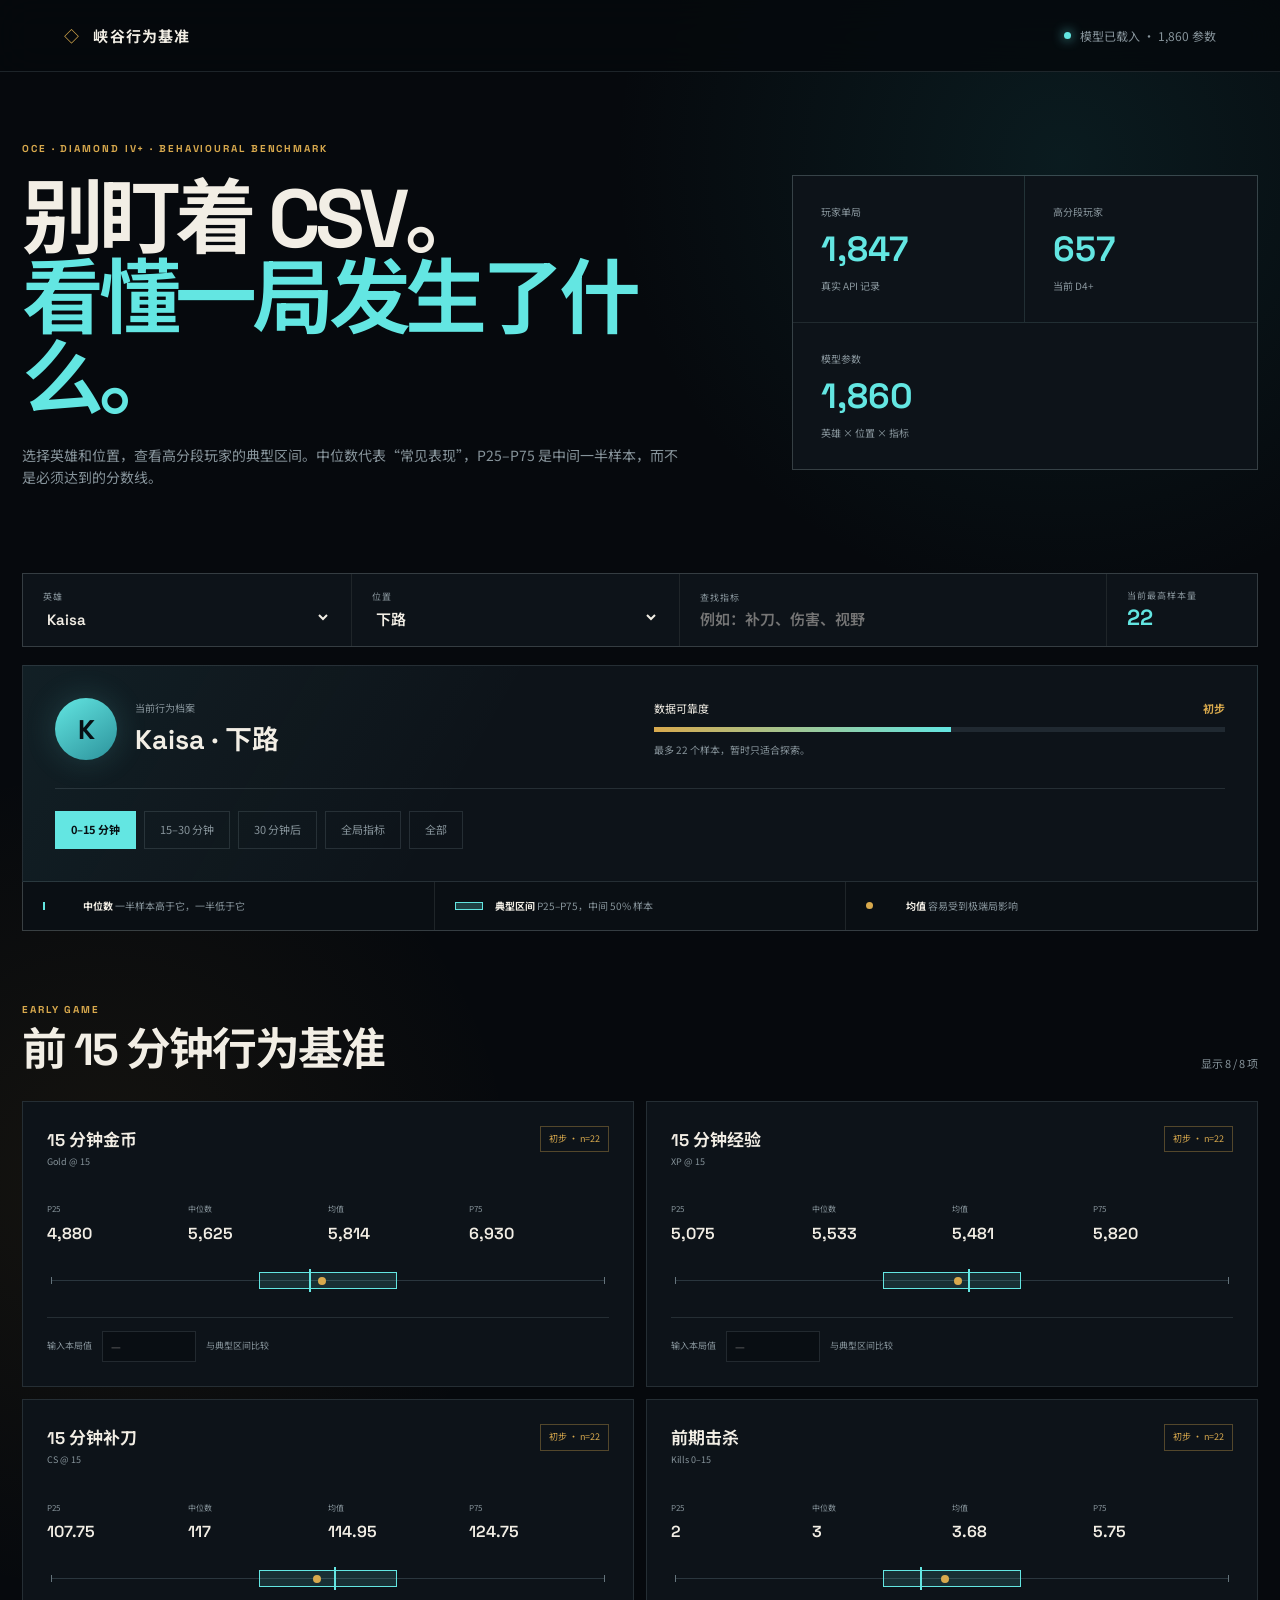
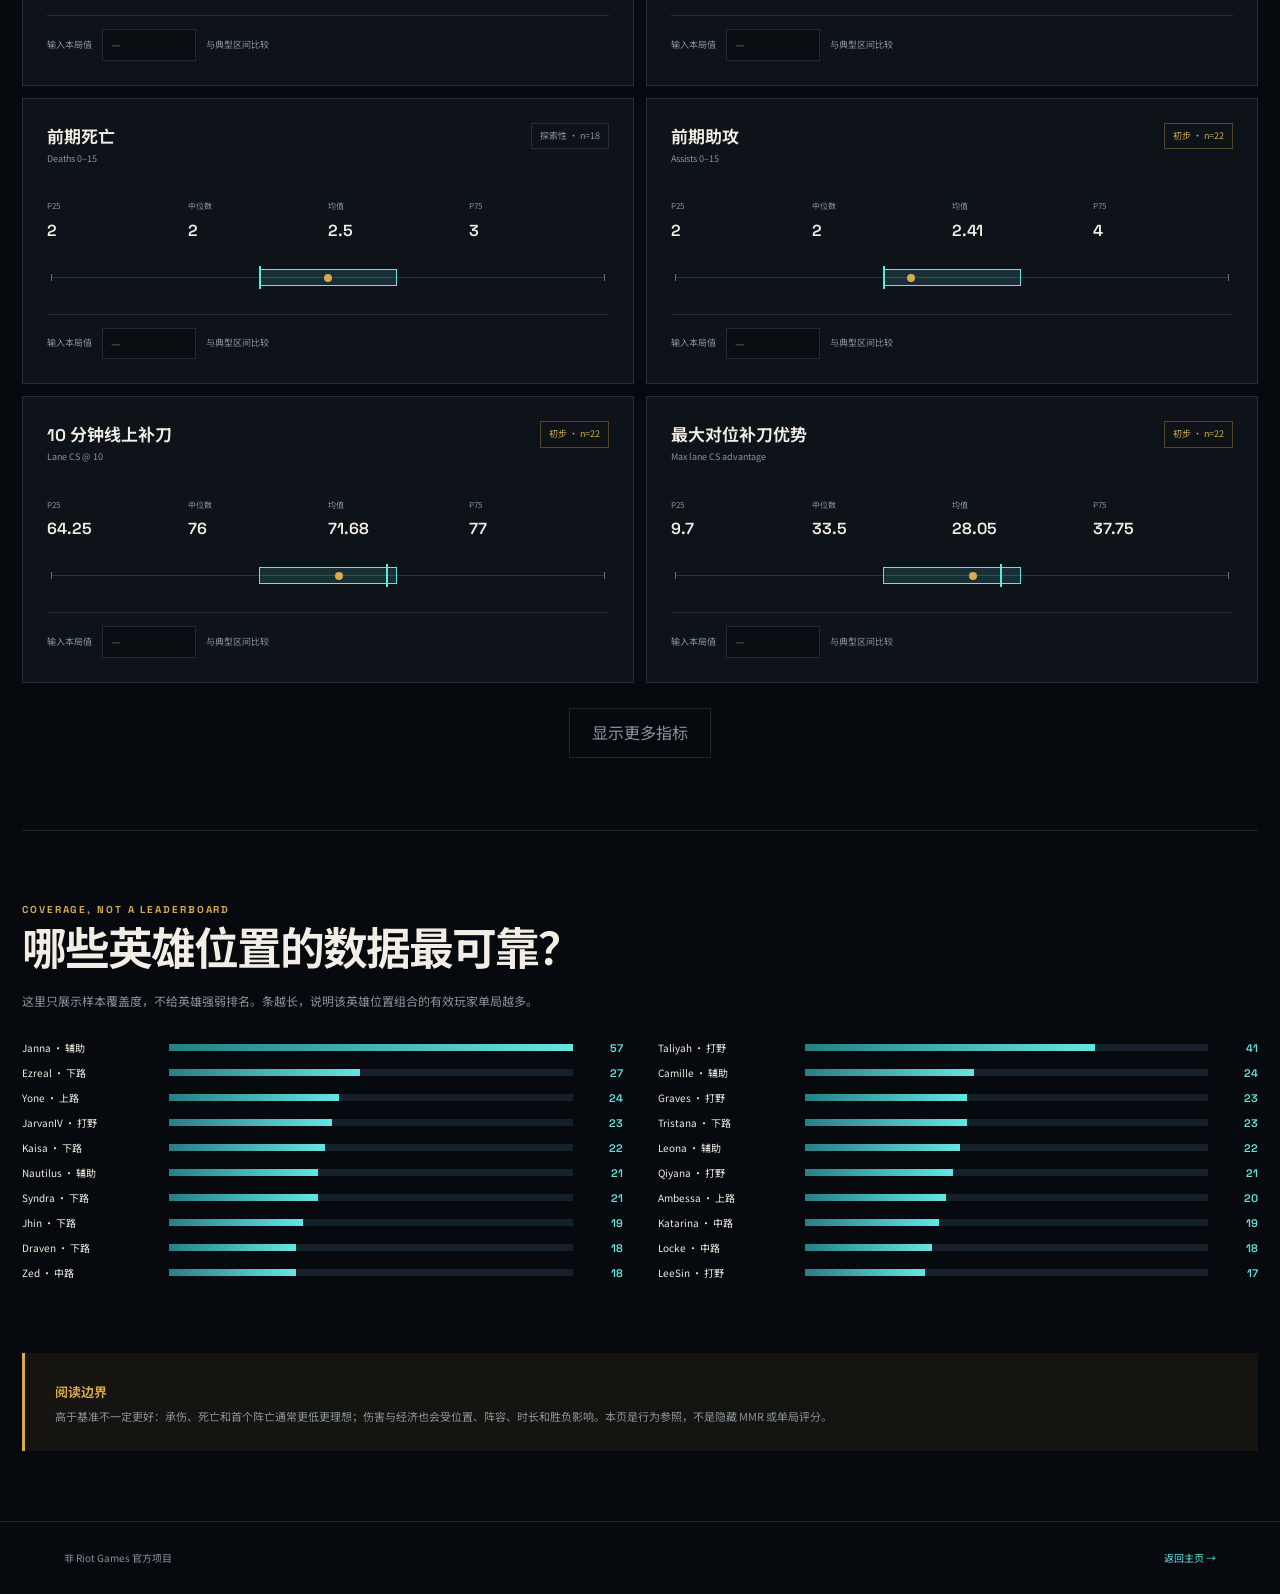
<file: model-site/index.html>
<!doctype html>
<html lang="zh-CN">
<head>
  <meta charset="utf-8">
  <meta name="viewport" content="width=device-width, initial-scale=1">
  <meta name="description" content="英雄联盟 OCE 钻石四以上玩家的英雄与位置行为基准可视化。">
  <title>峡谷行为基准｜高分段参数仪表盘</title>
  <link rel="preconnect" href="https://fonts.googleapis.com">
  <link rel="preconnect" href="https://fonts.gstatic.com" crossorigin>
  <link href="https://fonts.googleapis.com/css2?family=Noto+Sans+SC:wght@400;500;600;700;900&family=Space+Grotesk:wght@500;600;700&display=swap" rel="stylesheet">
  <link rel="stylesheet" href="styles.css">
</head>
<body>
  <header class="dash-header">
    <a class="dash-brand" href="#"><span>◇</span> 峡谷行为基准</a>
    <div class="dataset-state"><i></i><span id="datasetState">正在读取模型</span></div>
  </header>
  <main>
    <section class="dash-hero">
      <div>
        <p class="eyebrow">OCE · DIAMOND IV+ · BEHAVIOURAL BENCHMARK</p>
        <h1>别盯着 CSV。<br><em>看懂一局发生了什么。</em></h1>
        <p>选择英雄和位置，查看高分段玩家的典型区间。中位数代表“常见表现”，P25–P75 是中间一半样本，而不是必须达到的分数线。</p>
      </div>
      <div class="hero-stats">
        <article><span>玩家单局</span><strong id="rowCount">—</strong><small>真实 API 记录</small></article>
        <article><span>高分段玩家</span><strong id="playerCount">—</strong><small>当前 D4+</small></article>
        <article><span>模型参数</span><strong id="parameterCount">—</strong><small>英雄 × 位置 × 指标</small></article>
      </div>
    </section>
    <section class="control-shell" aria-label="模型筛选器">
      <label><span>英雄</span><select id="championSelect"></select></label>
      <label><span>位置</span><select id="roleSelect"></select></label>
      <label class="search-field"><span>查找指标</span><input id="metricSearch" type="search" placeholder="例如：补刀、伤害、视野"></label>
      <div class="sample-chip"><small>当前最高样本量</small><b id="sampleCount">—</b></div>
    </section>
    <section class="profile-shell">
      <div class="profile-title"><div class="champion-glyph" id="championGlyph">A</div><div><p>当前行为档案</p><h2 id="profileTitle">选择英雄与位置</h2></div></div>
      <div class="confidence-card"><div><span>数据可靠度</span><b id="confidenceLabel">—</b></div><div class="confidence-track"><i id="confidenceBar"></i></div><p id="confidenceText">样本越多，区间越稳定。</p></div>
      <div class="phase-nav" role="tablist">
        <button class="active" data-phase="early">0–15 分钟</button><button data-phase="mid">15–30 分钟</button><button data-phase="late">30 分钟后</button><button data-phase="global">全局指标</button><button data-phase="all">全部</button>
      </div>
    </section>
    <section class="explain-strip">
      <div><i class="median-key"></i><span><b>中位数</b> 一半样本高于它，一半低于它</span></div>
      <div><i class="range-key"></i><span><b>典型区间</b> P25–P75，中间 50% 样本</span></div>
      <div><i class="mean-key"></i><span><b>均值</b> 容易受到极端局影响</span></div>
    </section>
    <section class="metrics-section">
      <div class="section-head"><div><p class="eyebrow" id="phaseEyebrow">EARLY GAME</p><h2 id="phaseTitle">前 15 分钟行为基准</h2></div><span id="visibleMetricCount">—</span></div>
      <div class="empty-state" id="emptyState" hidden>这个英雄和位置暂时没有足够样本。换一个位置，或继续扩充数据。</div>
      <div class="metric-grid" id="metricGrid"></div>
      <button class="load-more" id="loadMore" type="button" hidden>显示更多指标</button>
    </section>
    <section class="coverage-section">
      <div class="section-head"><div><p class="eyebrow">COVERAGE, NOT A LEADERBOARD</p><h2>哪些英雄位置的数据最可靠？</h2></div></div>
      <p class="coverage-intro">这里只展示样本覆盖度，不给英雄强弱排名。条越长，说明该英雄位置组合的有效玩家单局越多。</p>
      <div class="coverage-list" id="coverageList"></div>
    </section>
    <aside class="boundary-note"><b>阅读边界</b><p>高于基准不一定更好：承伤、死亡和首个阵亡通常更低更理想；伤害与经济也会受位置、阵容、时长和胜负影响。本页是行为参照，不是隐藏 MMR 或单局评分。</p></aside>
  </main>
  <footer><span>非 Riot Games 官方项目</span><a href="https://115581748.github.io/">返回主页 →</a></footer>
  <script src="assets/model-data.js"></script>
  <script src="app.js"></script>
</body>
</html>
</file>
<file: styles.css>
:root {
  --ink: #f4f0e6;
  --muted: #9da4aa;
  --deep: #06090d;
  --panel: #0d1218;
  --panel-2: #111922;
  --line: rgba(200, 222, 226, .14);
  --cyan: #63e6e2;
  --cyan-soft: rgba(99, 230, 226, .13);
  --gold: #d8a94d;
  --gold-soft: rgba(216, 169, 77, .13);
  --red: #ef6c6c;
  --font-display: "Space Grotesk", "Noto Sans SC", sans-serif;
  --font-body: "Noto Sans SC", sans-serif;
}

* { box-sizing: border-box; }
html { scroll-behavior: smooth; }
body {
  margin: 0;
  color: var(--ink);
  background:
    radial-gradient(circle at 77% 7%, rgba(29, 93, 105, .18), transparent 27rem),
    radial-gradient(circle at 10% 25%, rgba(166, 116, 35, .08), transparent 25rem),
    var(--deep);
  font-family: var(--font-body);
  line-height: 1.65;
  overflow-x: hidden;
}

button, input { font: inherit; }
button, a { -webkit-tap-highlight-color: transparent; }
a { color: inherit; text-decoration: none; }
.noise {
  position: fixed; inset: 0; z-index: 100; pointer-events: none; opacity: .035;
  background-image: url("data:image/svg+xml,%3Csvg viewBox='0 0 180 180' xmlns='http://www.w3.org/2000/svg'%3E%3Cfilter id='n'%3E%3CfeTurbulence type='fractalNoise' baseFrequency='.9' numOctaves='4' stitchTiles='stitch'/%3E%3C/filter%3E%3Crect width='100%25' height='100%25' filter='url(%23n)' opacity='.9'/%3E%3C/svg%3E");
}

.topbar {
  position: fixed; z-index: 50; top: 0; left: 0; right: 0;
  height: 74px; padding: 0 5vw;
  display: flex; align-items: center; justify-content: space-between;
  border-bottom: 1px solid transparent;
  transition: .3s ease;
}
.topbar.scrolled {
  background: rgba(6, 9, 13, .82);
  border-color: var(--line);
  backdrop-filter: blur(18px);
}
.brand { display: flex; align-items: center; gap: 11px; font-weight: 800; letter-spacing: .08em; }
.brand-mark { color: var(--cyan); font-size: 25px; text-shadow: 0 0 18px var(--cyan); }
nav { display: flex; gap: 2rem; color: #bdc4c7; font-size: 13px; }
nav a:hover { color: var(--cyan); }
.sound-toggle {
  color: #bfc7ca; background: transparent; border: 1px solid var(--line);
  border-radius: 99px; padding: 8px 14px; cursor: pointer; font-size: 12px;
}
.sound-toggle:hover { border-color: var(--cyan); color: var(--cyan); }

.hero {
  min-height: 860px; padding: 150px 7vw 80px;
  display: grid; grid-template-columns: 1fr 1fr; align-items: center; gap: 2vw;
  position: relative;
}
.hero::before {
  content: ""; position: absolute; left: 7vw; right: 7vw; bottom: 0; height: 1px;
  background: linear-gradient(90deg, transparent, var(--line), transparent);
}
.eyebrow {
  color: var(--cyan); font: 700 11px/1.4 var(--font-display);
  letter-spacing: .2em; text-transform: uppercase;
}
h1, h2, h3, p { margin-top: 0; }
h1 {
  font: 700 clamp(3.3rem, 6.3vw, 7.2rem)/.98 var(--font-display);
  letter-spacing: -.065em; margin: 24px 0 30px;
}
h1 em { color: transparent; font-style: normal; -webkit-text-stroke: 1px rgba(244,240,230,.75); }
.hero-lead { color: #b7bec2; max-width: 680px; font-size: 17px; }
.hero-actions { display: flex; align-items: center; gap: 28px; margin-top: 38px; }
.primary-btn {
  display: inline-flex; align-items: center; gap: 34px; padding: 14px 18px 14px 22px;
  border: 1px solid rgba(99,230,226,.45); background: var(--cyan-soft); color: #dffdfb;
  font-size: 14px; font-weight: 700; letter-spacing: .08em;
}
.primary-btn span { font-size: 18px; }
.primary-btn:hover { background: rgba(99,230,226,.22); box-shadow: 0 0 40px rgba(99,230,226,.1); }
.text-btn { border: 0; background: transparent; color: #cdd1d2; cursor: pointer; padding: 10px 0; border-bottom: 1px solid #536067; }
.text-btn:hover { color: var(--gold); border-color: var(--gold); }
.hero-proof { display: flex; gap: 24px; margin-top: 55px; color: #7f898e; font-size: 11px; flex-wrap: wrap; }
.hero-proof b { display: block; color: #cbd0d1; font-size: 12px; margin-bottom: 2px; }

.hero-visual { min-height: 620px; position: relative; }
.core {
  position: absolute; left: 50%; top: 50%; transform: translate(-50%,-50%);
  width: 205px; height: 205px; border-radius: 50%; z-index: 3;
  display: flex; flex-direction: column; align-items: center; justify-content: center;
  background: radial-gradient(circle at 40% 35%, #173942, #091116 65%);
  border: 1px solid rgba(99,230,226,.55);
  box-shadow: 0 0 80px rgba(99,230,226,.12), inset 0 0 45px rgba(99,230,226,.08);
}
.core::after { content: ""; position: absolute; inset: 13px; border: 1px dashed rgba(99,230,226,.28); border-radius: 50%; animation: spin 18s linear infinite; }
.core-label, .floating-card span { color: var(--cyan); font: 700 9px var(--font-display); letter-spacing: .18em; }
.core strong { font: 700 48px var(--font-display); letter-spacing: -.05em; }
.core small, .floating-card small { color: #7e8d92; font-size: 9px; letter-spacing: .13em; }
.orbit { position: absolute; left: 50%; top: 50%; border: 1px solid rgba(99,230,226,.16); border-radius: 50%; transform: translate(-50%,-50%); }
.orbit::after { content: ""; position: absolute; width: 6px; height: 6px; background: var(--cyan); border-radius: 50%; box-shadow: 0 0 14px var(--cyan); }
.orbit-one { width: 365px; height: 365px; animation: spin 13s linear infinite; }
.orbit-one::after { left: 34px; top: 58px; }
.orbit-two { width: 510px; height: 510px; border-style: dashed; animation: spinReverse 27s linear infinite; }
.orbit-two::after { right: 54px; bottom: 76px; background: var(--gold); box-shadow: 0 0 14px var(--gold); }
.floating-card {
  position: absolute; z-index: 4; min-width: 175px; padding: 15px 17px;
  background: rgba(13,18,24,.85); border: 1px solid var(--line);
  backdrop-filter: blur(12px); box-shadow: 0 18px 50px rgba(0,0,0,.28);
}
.floating-card strong { display: block; font: 600 20px var(--font-display); margin: 5px 0; }
.floating-card .positive { color: var(--gold); }
.rank-card { left: 1%; top: 14%; animation: float 5s ease-in-out infinite; }
.lp-card { right: -2%; top: 10%; animation: float 6s ease-in-out -1s infinite; }
.match-card { right: -2%; bottom: 8%; animation: float 7s ease-in-out -2s infinite; }
.teams { display: flex; align-items: center; gap: 4px; margin: 11px 0 8px; }
.teams i { display: block; width: 12px; height: 12px; border: 1px solid var(--cyan); transform: rotate(45deg); }
.teams i:nth-last-child(-n+5) { border-color: var(--gold); }
.teams b { margin: 0 7px; color: #69757b; font: 600 9px var(--font-display); }
.connection-lines { position: absolute; inset: 0; width: 100%; height: 100%; overflow: visible; }
.connection-lines path { fill: none; stroke: rgba(99,230,226,.25); stroke-width: 1; stroke-dasharray: 5 8; animation: dash 12s linear infinite; }

.ticker { overflow: hidden; border-bottom: 1px solid var(--line); background: rgba(255,255,255,.018); }
.ticker-track { display: flex; align-items: center; gap: 40px; width: max-content; padding: 15px 0; animation: ticker 24s linear infinite; }
.ticker span { font: 600 12px var(--font-display); letter-spacing: .14em; color: #9da5a8; }
.ticker i { color: var(--gold); font-style: normal; font-size: 9px; }

.section { padding: 120px 7vw; }
.section-heading { display: grid; grid-template-columns: 1.2fr 1fr; column-gap: 10vw; margin-bottom: 70px; }
.section-heading .eyebrow { grid-column: 1 / -1; }
.section-heading h2 {
  font: 650 clamp(2.5rem, 4.2vw, 5rem)/1.05 var(--font-display);
  letter-spacing: -.055em; margin: 18px 0 0;
}
.section-heading > p:last-child { color: var(--muted); align-self: end; max-width: 590px; margin-bottom: 8px; }
.section-heading.compact { grid-template-columns: 1fr 1fr; }

.layer-stage { display: grid; grid-template-columns: 220px 1fr; gap: 45px; }
.layer-tabs { display: flex; flex-direction: column; }
.layer-tab {
  text-align: left; color: #7f898e; background: transparent; border: 0; border-left: 1px solid #293138;
  padding: 22px 20px; cursor: pointer; transition: .25s;
}
.layer-tab b { display: block; font: 600 10px var(--font-display); color: #4f5d63; margin-bottom: 3px; }
.layer-tab.active { color: var(--ink); border-left: 2px solid var(--cyan); background: linear-gradient(90deg, var(--cyan-soft), transparent); }
.layer-tab.active b { color: var(--cyan); }
.layer-visual { display: grid; grid-template-columns: 1.4fr .8fr; min-height: 560px; border: 1px solid var(--line); background: rgba(13,18,24,.65); }
.layer-stack { display: flex; flex-direction: column; justify-content: center; padding: 50px; perspective: 1000px; }
.stack-card {
  display: grid; grid-template-columns: 60px 150px 1fr; align-items: center; gap: 20px;
  padding: 22px 24px; margin-top: -1px; border: 1px solid var(--line);
  background: #0d1319; opacity: .4; transform: scale(.97); transition: .35s ease;
}
.stack-card.active { opacity: 1; transform: scale(1.03) translateX(10px); border-color: rgba(99,230,226,.4); background: linear-gradient(90deg, rgba(99,230,226,.09), #0d1319 40%); box-shadow: 0 18px 50px rgba(0,0,0,.25); z-index: 2; }
.stack-card small { font: 600 8px var(--font-display); color: #68767c; letter-spacing: .14em; }
.stack-card h3 { font: 600 24px var(--font-display); margin: 2px 0 0; }
.stack-card p { color: #929da1; font-size: 12px; margin: 0; }
.stack-icon { width: 48px; height: 48px; display: grid; place-items: center; border: 1px solid #314047; color: var(--cyan); font: 600 16px var(--font-display); position: relative; }
.mmr-icon i { position: absolute; inset: 7px; border: 1px dashed var(--cyan); border-radius: 50%; }
.mmr-icon span { z-index: 1; }
.rank-icon { color: var(--gold); border-color: rgba(216,169,77,.4); }
.lp-icon { border-radius: 50%; }
.queue-icon { display: flex; gap: 3px; justify-content: center; }
.queue-icon i { width: 6px; height: 22px; background: var(--cyan); opacity: .5; }
.queue-icon i:nth-child(2) { height: 32px; opacity: 1; }
.layer-note { padding: 60px 40px; background: linear-gradient(145deg, #121b23, #0b1015); border-left: 1px solid var(--line); display: flex; flex-direction: column; justify-content: center; }
.layer-note > span { color: var(--gold); font-size: 11px; font-weight: 700; letter-spacing: .15em; }
.layer-note h3 { font: 600 30px/1.25 var(--font-display); letter-spacing: -.035em; margin: 18px 0; }
.layer-note p { color: #929da1; font-size: 13px; }
.certainty { margin-top: 35px; font-size: 10px; color: #78858a; }
.certainty > div { height: 3px; background: #263138; margin: 10px 0; }
.certainty i { display: block; height: 100%; background: var(--cyan); box-shadow: 0 0 10px var(--cyan); transition: width .4s; }
.certainty b { color: #b9c2c5; font-weight: 600; }

.rift-section {
  position: relative; padding: 120px 7vw; overflow: hidden;
  border-block: 1px solid var(--line); background: #05090c;
}
.rift-atmosphere {
  position: absolute; inset: 0; opacity: .25;
  background: linear-gradient(180deg, rgba(5,9,12,.75), rgba(5,9,12,.25) 45%, #05090c),
    url("assets/rift-atmosphere.png") center / cover;
  filter: saturate(.8);
}
.rift-atmosphere::after { content: ""; position: absolute; inset: 0; background: radial-gradient(circle at center, transparent 20%, #05090c 78%); }
.rift-shell { position: relative; z-index: 1; max-width: 1600px; margin: auto; }
.rift-console { border: 1px solid rgba(99,230,226,.24); background: rgba(5,10,14,.9); box-shadow: 0 35px 100px rgba(0,0,0,.55); backdrop-filter: blur(18px); }
.game-hud {
  min-height: 76px; padding: 10px 20px; display: grid; grid-template-columns: 1fr 150px 1fr;
  align-items: center; border-bottom: 1px solid var(--line);
  background: linear-gradient(90deg, rgba(37,126,158,.13), transparent 42% 58%, rgba(175,76,61,.13));
}
.hud-team { display: flex; align-items: center; gap: 10px; }
.red-hud { justify-content: flex-end; text-align: right; }
.hud-team > strong { font: 600 20px var(--font-display); }
.blue-hud > strong { color: var(--cyan); margin-left: 8px; }
.red-hud > strong { color: var(--gold); }
.hud-team > span { color: #55656b; font: 600 8px var(--font-display); letter-spacing: .1em; }
.hud-portraits { display: flex; }
.hud-portraits img { width: 39px; height: 39px; object-fit: cover; border: 1px solid #2f444d; margin-left: -5px; background: #111; }
.red-hud .hud-portraits img { border-color: #5a3a33; }
.hud-score { text-align: center; border-inline: 1px solid var(--line); }
.hud-score > span { color: #87959a; font: 500 10px var(--font-display); letter-spacing: .15em; }
.hud-score div { font: 600 22px var(--font-display); }
.hud-score div b:first-child { color: var(--cyan); } .hud-score div b:last-child { color: #dc8b73; }
.hud-score i { color: #46545a; font-style: normal; margin: 0 12px; }
.hud-score small { color: #435158; font-size: 7px; letter-spacing: .14em; }
.rift-main { display: grid; grid-template-columns: 205px minmax(470px, 1fr) 280px; min-height: 690px; }
.rift-modes { border-right: 1px solid var(--line); padding-top: 30px; }
.rift-mode {
  width: 100%; display: grid; grid-template-columns: 35px 1fr; gap: 8px; text-align: left; padding: 18px;
  color: #7d898e; background: transparent; border: 0; border-left: 2px solid transparent; cursor: pointer;
}
.rift-mode b { color: #46555b; font: 600 9px var(--font-display); }
.rift-mode span { font-size: 12px; }
.rift-mode small { display: block; color: #536168; font-size: 8px; margin-top: 4px; }
.rift-mode.active { color: var(--ink); border-color: var(--cyan); background: linear-gradient(90deg, var(--cyan-soft), transparent); }
.rift-mode.active b { color: var(--cyan); }
.rift-world { position: relative; align-self: center; width: min(92%, 660px); aspect-ratio: 1; margin: 36px auto; isolation: isolate; }
.rift-map { position: absolute; inset: 0; z-index: -3; width: 100%; height: 100%; border-radius: 9%; object-fit: cover; filter: saturate(.65) brightness(.52) contrast(1.18); }
.rift-world::before { content: ""; position: absolute; inset: 0; z-index: -2; border-radius: 9%; background: radial-gradient(circle, transparent 30%, rgba(2,5,8,.62)); box-shadow: inset 0 0 70px #030608, 0 0 80px rgba(30,128,143,.08); }
.lane-overlay { position: absolute; inset: 0; width: 100%; height: 100%; overflow: visible; pointer-events: none; }
.lane-overlay path { fill: none; stroke: rgba(99,230,226,.28); stroke-width: 3; stroke-linecap: round; stroke-dasharray: 9 12; animation: laneFlow 9s linear infinite; }
.lane-overlay .mid-lane { stroke: rgba(216,169,77,.33); }
.river-label { position: absolute; left: 50%; top: 48%; transform: translate(-50%,-50%) rotate(-44deg); color: rgba(135,210,218,.43); font: 600 8px var(--font-display); letter-spacing: .22em; white-space: nowrap; }
.base-pulse { position: absolute; width: 42px; height: 42px; border-radius: 50%; border: 1px solid currentColor; animation: basePulse 2.3s ease-out infinite; }
.blue-base { left: 4%; bottom: 4%; color: var(--cyan); } .red-base { right: 4%; top: 4%; color: #e57d68; }
.objective { position: absolute; opacity: .28; transition: .3s; color: var(--gold); text-align: center; }
.objective span { display: block; font-size: 22px; }
.objective b { font-size: 8px; }
.dragon-objective { right: 30%; bottom: 30%; } .baron-objective { left: 30%; top: 29%; }
.champion-marker {
  position: absolute; width: 46px; height: 46px; z-index: 3; border-radius: 50%;
  border: 2px solid currentColor; box-shadow: 0 5px 14px rgba(0,0,0,.6); transition: .55s cubic-bezier(.2,.8,.2,1);
}
.champion-marker.blue { color: var(--cyan); } .champion-marker.red { color: #e77966; }
.champion-marker img { width: 100%; height: 100%; object-fit: cover; border-radius: 50%; }
.champion-marker span { position: absolute; left: 50%; top: -12px; transform: translateX(-50%); color: currentColor; font: 700 7px var(--font-display); }
.champion-marker i { position: absolute; left: 50%; bottom: -16px; transform: translateX(-50%); color: #d6dada; font: 600 8px var(--font-display); font-style: normal; padding: 1px 4px; background: rgba(5,9,12,.85); }
.champion-marker::after {
  content: ""; position: absolute; inset: -7px; border: 2px solid currentColor; border-radius: 50%;
  opacity: 0; transform: scale(.6); transition: .4s;
}
.rift-world[data-mode="draft"] .champion-marker::after { opacity: calc(var(--mastery, .7)); transform: scale(1); box-shadow: 0 0 18px currentColor; }
.p1 { left: 12%; top: 19%; --mastery:.92; } .p2 { left: 31%; top: 43%; --mastery:.87; }
.p3 { left: 40%; top: 55%; --mastery:.96; } .p4 { left: 50%; top: 78%; --mastery:.74; } .p5 { left: 30%; top: 82%; --mastery:.61; }
.e1 { right: 20%; top: 9%; --mastery:.68; } .e2 { right: 34%; top: 30%; --mastery:.91; }
.e3 { right: 39%; top: 39%; --mastery:.58; } .e4 { right: 12%; bottom: 20%; --mastery:.84; } .e5 { right: 26%; bottom: 8%; --mastery:.79; }
.match-balance-overlay, .draft-overlay {
  position: absolute; left: 50%; top: 50%; z-index: 5; transform: translate(-50%,-50%);
  min-width: 180px; padding: 15px; text-align: center; background: rgba(5,10,14,.88); border: 1px solid rgba(99,230,226,.35); backdrop-filter: blur(8px); transition: .3s;
}
.match-balance-overlay span, .draft-overlay span { display: block; color: #6f8187; font: 600 8px var(--font-display); letter-spacing: .13em; }
.match-balance-overlay strong, .draft-overlay strong { display: block; color: var(--cyan); font: 600 30px var(--font-display); }
.match-balance-overlay small, .draft-overlay small { color: #6c777b; font-size: 8px; }
.draft-overlay { opacity: 0; pointer-events: none; border-color: rgba(216,169,77,.45); }
.draft-overlay strong { color: var(--gold); font-size: 19px; margin: 5px 0; }
.rift-world[data-mode="draft"] .match-balance-overlay { opacity: 0; }
.rift-world[data-mode="draft"] .draft-overlay { opacity: 1; }
.rift-world[data-mode="live"] .match-balance-overlay, .rift-world[data-mode="live"] .draft-overlay { opacity: 0; }
.rift-world[data-mode="live"] .objective { opacity: 1; animation: objectivePulse 1.5s ease-in-out infinite alternate; }
.rift-world[data-mode="live"] .lane-overlay path { stroke-width: 5; animation-duration: 3s; }
.rift-readout { padding: 48px 30px; border-left: 1px solid var(--line); background: rgba(10,16,21,.7); }
.rift-readout h3 { font: 600 25px/1.25 var(--font-display); letter-spacing: -.035em; margin: 18px 0; }
.rift-readout > p:not(.eyebrow) { color: #849196; font-size: 11px; }
.readout-metrics { display: grid; grid-template-columns: 1fr 1fr; gap: 7px; margin: 30px 0; }
.readout-metrics > div { padding: 13px; border: 1px solid var(--line); }
.readout-metrics > div:last-child { grid-column: 1/-1; }
.readout-metrics span { display: block; color: #5d6b71; font-size: 8px; }
.readout-metrics b { color: var(--cyan); font: 600 19px var(--font-display); }
.player-loadout { display: grid; grid-template-columns: 44px 1fr 27px; gap: 10px; align-items: center; padding: 11px; margin-bottom: 18px; border: 1px solid var(--line); background: rgba(255,255,255,.018); }
.player-loadout > img { width: 44px; height: 44px; object-fit: cover; }
.player-loadout span, .player-loadout small { display: block; color: #58666c; font-size: 7px; }
.player-loadout b { display: block; color: #bcc6c8; font-size: 9px; margin: 2px 0; }
.spell-pair { display: grid; gap: 3px; }
.spell-pair img { width: 24px; height: 24px; border: 1px solid #665834; }
.rift-readout button { width: 100%; display: flex; justify-content: space-between; color: #d8f8f6; background: var(--cyan-soft); border: 1px solid rgba(99,230,226,.4); padding: 13px 15px; cursor: pointer; font-size: 11px; }
.rift-legend { display: flex; align-items: center; gap: 25px; flex-wrap: wrap; padding: 18px 22px; border: 1px solid var(--line); border-top: 0; color: #77858a; background: rgba(5,10,14,.86); font-size: 9px; }
.rift-legend i { display: inline-block; width: 8px; height: 8px; border-radius: 50%; margin-right: 6px; }
.legend-mmr { background: var(--cyan); } .legend-mastery { border: 1px solid var(--gold); } .legend-objective { background: var(--gold); box-shadow: 0 0 8px var(--gold); }
.rift-legend small { margin-left: auto; color: #526066; }

/* Clear matchup example: visible Rank beside hidden MMR */
.match-example {
  border: 1px solid rgba(99,230,226,.22);
  background: rgba(5,10,14,.92);
  box-shadow: 0 35px 100px rgba(0,0,0,.5);
  backdrop-filter: blur(16px);
}
.gap-definition {
  display: flex; align-items: center; gap: 18px; flex-wrap: wrap; padding: 12px 20px;
  border-bottom: 1px solid var(--line); color: #7b898e; background: rgba(255,255,255,.014); font-size: 8px;
}
.gap-definition > span:first-child { color: #bdc6c8; margin-right: auto; }
.gap-definition > span b { color: var(--ink); }
.gap-definition .gap-positive { color: var(--cyan); }
.gap-definition .gap-neutral { color: var(--gold); }
.gap-definition .gap-negative { color: var(--red); }
.gap-definition small { flex-basis: 100%; color: #4e5c62; }
.match-summary {
  display: grid; grid-template-columns: 1fr 1.15fr 1fr; min-height: 120px;
  border-bottom: 1px solid var(--line);
  background: linear-gradient(90deg, rgba(42,139,171,.12), transparent 42% 58%, rgba(180,75,59,.12));
}
.summary-team, .summary-center { display: flex; flex-direction: column; justify-content: center; padding: 22px 30px; }
.summary-team span, .summary-center > span { color: #66757b; font: 600 9px var(--font-display); letter-spacing: .12em; }
.summary-team strong { font: 650 38px var(--font-display); line-height: 1.1; }
.summary-team small, .summary-center small { color: #7a878c; font-size: 9px; }
.blue-summary strong { color: var(--cyan); }
.red-summary { text-align: right; }
.red-summary strong { color: #e58470; }
.summary-center { text-align: center; border-inline: 1px solid var(--line); }
.summary-center strong { color: var(--ink); font: 650 29px var(--font-display); }
.summary-scale { position: relative; width: 80%; height: 3px; margin: 8px auto 10px; background: linear-gradient(90deg,#d97869,var(--gold) 25%,var(--cyan) 75%,#4fcbd5); }
.summary-scale::before, .summary-scale::after { position: absolute; top: -16px; color: #4d5b61; font-size: 7px; }
.summary-scale::before { content: "−100"; left: 0; }
.summary-scale::after { content: "+100"; right: 0; }
.summary-scale i { position: absolute; top: 50%; width: 11px; height: 11px; border-radius: 50%; transform: translate(-50%,-50%); background: var(--ink); border: 3px solid var(--cyan); box-shadow: 0 0 12px var(--cyan); }
.match-grid { display: grid; grid-template-columns: minmax(270px, .85fr) minmax(390px, 1.3fr) minmax(270px, .85fr); gap: 1px; background: var(--line); }
.team-roster, .map-column { background: rgba(7,12,16,.96); }
.team-roster { padding: 20px; }
.team-roster h3 { display: flex; justify-content: space-between; align-items: center; margin: 0 0 14px; color: #bec7c9; font: 600 13px var(--font-display); }
.team-roster h3 span { color: #59686e; font-size: 8px; letter-spacing: .14em; }
.red-roster h3 { flex-direction: row-reverse; }
.player-card {
  width: 100%; min-height: 75px; display: grid; align-items: center;
  grid-template-columns: 48px 37px minmax(62px,.7fr) minmax(112px,1.2fr) 66px;
  gap: 8px; padding: 9px; margin-top: 7px; text-align: left; color: #aab4b7;
  border: 1px solid var(--line); background: rgba(255,255,255,.018); cursor: pointer;
  transition: border-color .2s, background .2s, transform .2s;
}
.player-card:hover { border-color: rgba(99,230,226,.35); transform: translateX(3px); }
.red-roster .player-card:hover { border-color: rgba(229,132,112,.4); transform: translateX(-3px); }
.player-card.active { border-color: rgba(99,230,226,.62); background: linear-gradient(90deg, rgba(99,230,226,.12), rgba(255,255,255,.018)); box-shadow: inset 2px 0 var(--cyan); }
.red-roster .player-card.active { border-color: rgba(229,132,112,.62); background: linear-gradient(270deg, rgba(229,132,112,.11), rgba(255,255,255,.018)); box-shadow: inset -2px 0 #e58470; }
.player-card > img { width: 48px; height: 48px; object-fit: cover; border: 1px solid #304149; }
.red-roster .player-card > img { border-color: #553933; }
.player-role { color: var(--cyan); font: 700 8px var(--font-display); letter-spacing: .08em; }
.red-roster .player-role { color: #e58470; }
.player-name { color: #c8cecf; font-size: 10px; white-space: nowrap; }
.player-rank small, .player-mmr small { display: block; color: #57666c; font-size: 7px; white-space: nowrap; }
.player-rank b { color: #d5d7d5; font-size: 9px; white-space: nowrap; }
.player-mmr { text-align: right; }
.player-mmr b { color: var(--cyan); font: 650 17px var(--font-display); }
.red-roster .player-mmr b { color: #e58470; }
.mmr-gap {
  display: inline-block; min-width: 43px; margin-top: 3px; padding: 2px 5px; border-radius: 2px;
  text-align: center; font: 700 8px var(--font-display); font-style: normal; letter-spacing: .04em;
}
.mmr-gap.positive, .selected-gap .positive { color: var(--cyan); background: rgba(99,230,226,.13); border: 1px solid rgba(99,230,226,.28); }
.mmr-gap.neutral, .selected-gap .neutral { color: var(--gold); background: rgba(216,169,77,.12); border: 1px solid rgba(216,169,77,.27); }
.mmr-gap.negative, .selected-gap .negative { color: var(--red); background: rgba(239,108,108,.12); border: 1px solid rgba(239,108,108,.28); }
.map-column { padding: 28px; display: flex; flex-direction: column; justify-content: center; }
.rift-map-frame { position: relative; width: min(100%, 510px); aspect-ratio: 1; margin: 0 auto; border-radius: 9%; overflow: hidden; border: 1px solid rgba(99,230,226,.18); box-shadow: 0 0 55px rgba(43,139,159,.1); }
.rift-map-frame::after { content: ""; position: absolute; inset: 0; pointer-events: none; box-shadow: inset 0 0 55px rgba(2,5,8,.85); }
.rift-map-frame > img { width: 100%; height: 100%; display: block; object-fit: cover; filter: saturate(.72) brightness(.66) contrast(1.1); }
.map-role {
  position: absolute; z-index: 2; min-width: 31px; height: 31px; padding: 0 5px; display: grid; place-items: center;
  border-radius: 50%; color: #071014; font: 800 7px var(--font-display); border: 2px solid rgba(255,255,255,.55);
  box-shadow: 0 4px 12px rgba(0,0,0,.65); opacity: .65; transform: scale(.82); transition: .25s;
}
.blue-dot { background: var(--cyan); }
.red-dot { background: #e58470; }
.map-role.active { opacity: 1; transform: scale(1.24); box-shadow: 0 0 0 5px rgba(99,230,226,.16), 0 0 24px currentColor; }
.red-dot.active { box-shadow: 0 0 0 5px rgba(229,132,112,.16), 0 0 24px #e58470; }
.blue-top { left: 18%; top: 22%; } .blue-jungle { left: 35%; top: 47%; }
.blue-mid { left: 42%; top: 57%; } .blue-bottom { left: 58%; top: 77%; } .blue-support { left: 39%; top: 82%; }
.red-top { right: 20%; top: 12%; } .red-jungle { right: 37%; top: 33%; }
.red-mid { right: 42%; top: 42%; } .red-bottom { right: 14%; bottom: 22%; } .red-support { right: 29%; bottom: 10%; }
.selected-player { margin-top: 22px; padding: 18px 20px; border: 1px solid var(--line); background: linear-gradient(90deg, rgba(99,230,226,.07), transparent); }
.selected-player > span { color: var(--cyan); font: 700 8px var(--font-display); letter-spacing: .14em; }
.selected-player strong { display: block; margin: 6px 0; color: #dce1e1; font: 600 18px var(--font-display); }
.selected-player strong i { color: var(--gold); font-style: normal; margin: 0 7px; }
.selected-gap { display: flex; justify-content: space-between; align-items: center; gap: 12px; margin: 12px 0; }
.selected-gap span { color: #69777c; font-size: 9px; }
.selected-gap span b { color: #c6cdcf; font: 600 13px var(--font-display); margin-left: 5px; }
.selected-gap em { min-width: 76px; padding: 7px 10px; text-align: center; font: 700 14px var(--font-display); font-style: normal; }
.selected-player p { color: #7e8b90; font-size: 10px; margin: 0; }
.example-disclaimer { color: #536167; font-size: 8px; text-align: center; margin: 12px 0 0; }

/* Minute-by-minute Riot timeline replay */
.replay-section { background: radial-gradient(circle at 50% 44%, rgba(41,141,157,.13), transparent 34%), #070b0f; }
.replay-heading { display: grid; grid-template-columns: 1.2fr .8fr; align-items: end; gap: 70px; }
.replay-heading h2 { max-width: 790px; }
.replay-heading > p { max-width: 520px; margin: 0 0 10px; color: #7d8a8f; font-size: 12px; }
.replay-lab { border: 1px solid rgba(99,230,226,.22); background: rgba(5,10,14,.96); box-shadow: 0 45px 120px rgba(0,0,0,.55); }
.replay-toolbar { min-height: 76px; display: flex; align-items: center; justify-content: space-between; gap: 30px; padding: 16px 22px; border-bottom: 1px solid var(--line); }
.replay-toolbar > div:first-child { display: grid; gap: 6px; }
.replay-toolbar strong { color: #dce4e4; font: 600 15px var(--font-display); letter-spacing: .02em; }
.live-source { color: var(--cyan); font: 700 7px var(--font-display); letter-spacing: .16em; }
.live-source i { display: inline-block; width: 6px; height: 6px; margin-right: 6px; border-radius: 50%; background: var(--cyan); box-shadow: 0 0 11px var(--cyan); }
.replay-toolbar-stats { display: flex; gap: 28px; }
.replay-toolbar-stats span { color: #58676d; font-size: 8px; }
.replay-toolbar-stats b { display: block; margin-top: 3px; color: #b8c3c5; font: 600 11px var(--font-display); }
.replay-workspace { display: grid; grid-template-columns: minmax(172px,.52fr) minmax(430px,1.3fr) minmax(230px,.7fr); min-height: 650px; }
.replay-roster { border-right: 1px solid var(--line); padding: 16px; background: rgba(255,255,255,.012); }
.roster-team-title { display: flex; align-items: center; justify-content: space-between; padding: 8px 3px; }
.roster-team-title span { color: #56666c; font: 700 7px var(--font-display); letter-spacing: .15em; }
.roster-team-title b { color: var(--cyan); font-size: 9px; }
.roster-team-title.red { margin-top: 12px; }
.roster-team-title.red b { color: #e58470; }
.replay-roster-list { display: grid; gap: 5px; }
.replay-roster-player { width: 100%; display: grid; grid-template-columns: 29px 1fr auto; gap: 8px; align-items: center; padding: 7px; color: #849196; text-align: left; border: 1px solid var(--line); background: rgba(255,255,255,.015); cursor: pointer; transition: .2s; }
.replay-roster-player:hover { border-color: rgba(99,230,226,.35); transform: translateX(2px); }
.replay-roster-player.red:hover { border-color: rgba(229,132,112,.38); }
.replay-roster-player.active { color: #dce5e5; border-color: rgba(99,230,226,.62); background: rgba(99,230,226,.09); box-shadow: inset 2px 0 var(--cyan); }
.replay-roster-player.red.active { border-color: rgba(229,132,112,.62); background: rgba(229,132,112,.08); box-shadow: inset 2px 0 #e58470; }
.replay-roster-player .monogram { width: 29px; height: 29px; display: grid; place-items: center; border-radius: 50%; color: #061014; background: var(--cyan); font: 800 8px var(--font-display); }
.replay-roster-player.red .monogram { background: #e58470; }
.replay-roster-player b { display: block; overflow: hidden; color: inherit; font-size: 9px; text-overflow: ellipsis; white-space: nowrap; }
.replay-roster-player small { display: block; margin-top: 2px; color: #536268; font-size: 7px; }
.replay-roster-player em { color: #6d7b80; font: 700 7px var(--font-display); font-style: normal; }
.replay-map-column { display: flex; flex-direction: column; justify-content: center; padding: 24px; background: radial-gradient(circle, rgba(33,113,129,.1), transparent 63%); }
.replay-map { position: relative; width: min(100%, 610px); aspect-ratio: 1; margin: 0 auto; overflow: hidden; border: 1px solid rgba(99,230,226,.27); border-radius: 3px; background: #071014; box-shadow: 0 25px 80px rgba(0,0,0,.48), 0 0 60px rgba(41,141,157,.1); }
.replay-map::after { content: ""; position: absolute; inset: 0; z-index: 5; pointer-events: none; box-shadow: inset 0 0 65px rgba(0,0,0,.72); }
.replay-map > img { width: 100%; height: 100%; display: block; object-fit: cover; filter: saturate(.76) brightness(.62) contrast(1.14); }
.map-grid { position: absolute; inset: 0; z-index: 1; opacity: .11; background-image: linear-gradient(rgba(255,255,255,.18) 1px, transparent 1px), linear-gradient(90deg, rgba(255,255,255,.18) 1px, transparent 1px); background-size: 20% 20%; }
.replay-marker-layer, .replay-event-layer { position: absolute; inset: 0; z-index: 4; pointer-events: none; }
.replay-player-marker { position: absolute; width: 31px; height: 31px; display: grid; place-items: center; border: 2px solid rgba(255,255,255,.65); border-radius: 50%; color: #061014; background: var(--cyan); font: 800 7px var(--font-display); box-shadow: 0 4px 13px rgba(0,0,0,.7); transform: translate(-50%,-50%); transition: left .45s ease, top .45s ease, transform .2s, opacity .2s; pointer-events: auto; cursor: pointer; }
.replay-player-marker.red { background: #e58470; }
.replay-player-marker.active { z-index: 7; transform: translate(-50%,-50%) scale(1.32); box-shadow: 0 0 0 6px rgba(99,230,226,.17), 0 0 25px var(--cyan); }
.replay-player-marker.red.active { box-shadow: 0 0 0 6px rgba(229,132,112,.17), 0 0 25px #e58470; }
.replay-player-marker.no-position { opacity: 0; pointer-events: none; }
.replay-event-ping { position: absolute; width: 17px; height: 17px; border: 2px solid var(--gold); border-radius: 50%; transform: translate(-50%,-50%); animation: replayPing 1.3s ease-out infinite; }
@keyframes replayPing { from { opacity: 1; box-shadow: 0 0 0 0 rgba(216,169,77,.6); } to { opacity: .15; box-shadow: 0 0 0 18px rgba(216,169,77,0); } }
.map-minute-stamp { position: absolute; z-index: 6; left: 14px; top: 14px; padding: 8px 10px; border: 1px solid rgba(99,230,226,.22); background: rgba(3,8,11,.78); backdrop-filter: blur(8px); }
.map-minute-stamp small { display: block; color: #607076; font: 700 6px var(--font-display); letter-spacing: .13em; }
.map-minute-stamp b { color: var(--cyan); font: 600 17px var(--font-display); }
.map-source-note { position: absolute; z-index: 6; right: 12px; bottom: 11px; padding: 5px 7px; color: #6d7a7f; background: rgba(3,8,11,.78); font-size: 7px; }
.replay-legend { display: flex; gap: 18px; align-items: center; width: min(100%,610px); margin: 12px auto 0; color: #69777c; font-size: 8px; }
.replay-legend i { display: inline-block; width: 7px; height: 7px; margin-right: 5px; border-radius: 50%; }
.replay-legend i.blue { background: var(--cyan); }
.replay-legend i.red { background: #e58470; }
.replay-legend i.selected { border: 2px solid var(--gold); background: transparent; }
.replay-legend small { margin-left: auto; color: #4d5b60; }
.replay-diagnosis { border-left: 1px solid var(--line); padding: 24px; background: rgba(255,255,255,.012); }
.diagnosis-label { color: var(--gold); font: 700 7px var(--font-display); letter-spacing: .16em; }
.diagnosis-player { display: flex; align-items: center; gap: 12px; margin: 14px 0 20px; }
.diagnosis-player > div:first-child { width: 46px; height: 46px; display: grid; place-items: center; border-radius: 50%; color: #071014; background: var(--cyan); font: 800 12px var(--font-display); }
.diagnosis-player b, .diagnosis-player span { display: block; }
.diagnosis-player b { color: #dbe2e2; font: 600 16px var(--font-display); }
.diagnosis-player span { margin-top: 3px; color: #637177; font-size: 8px; }
.diagnosis-metrics { display: grid; grid-template-columns: 1fr 1fr; gap: 1px; margin-bottom: 18px; background: var(--line); }
.diagnosis-metrics div { padding: 12px; background: #0a0f13; }
.diagnosis-metrics span { display: block; color: #58666c; font-size: 7px; }
.diagnosis-metrics b { display: block; margin-top: 4px; color: var(--cyan); font: 600 17px var(--font-display); }
.diagnosis-signal { padding: 17px; border-left: 2px solid var(--cyan); background: linear-gradient(90deg, rgba(99,230,226,.09), transparent); }
.diagnosis-signal.warn { border-left-color: var(--gold); background: linear-gradient(90deg, rgba(216,169,77,.09), transparent); }
.diagnosis-signal.danger { border-left-color: var(--red); background: linear-gradient(90deg, rgba(239,108,108,.09), transparent); }
.diagnosis-signal span { color: #617076; font: 700 7px var(--font-display); letter-spacing: .12em; }
.diagnosis-signal strong { display: block; margin: 8px 0; color: #d8dfdf; font: 600 14px/1.3 var(--font-display); }
.diagnosis-signal p, .diagnosis-boundary p { margin: 0; color: #7c898e; font-size: 9px; line-height: 1.7; }
.diagnosis-boundary { margin-top: 18px; padding-top: 18px; border-top: 1px solid var(--line); }
.diagnosis-boundary b { display: block; margin-bottom: 6px; color: #68767b; font-size: 8px; }
.replay-controls { min-height: 114px; display: grid; grid-template-columns: 160px minmax(330px,1fr) 290px; gap: 24px; align-items: center; padding: 18px 22px; border-top: 1px solid var(--line); }
.replay-buttons { display: flex; gap: 6px; }
.replay-buttons button { min-width: 42px; height: 38px; color: #7f8d91; border: 1px solid var(--line); background: rgba(255,255,255,.02); cursor: pointer; }
.replay-buttons .replay-play { min-width: 66px; color: #071014; border-color: var(--cyan); background: var(--cyan); font-weight: 800; }
.replay-scrubber > div:first-child { display: flex; justify-content: space-between; align-items: center; }
.replay-scrubber span { color: #68767b; font-size: 8px; }
.replay-scrubber b { color: var(--cyan); font: 600 14px var(--font-display); }
.replay-scrubber input { width: 100%; accent-color: var(--cyan); }
.replay-ticks { display: flex; justify-content: space-between; }
.replay-ticks span { color: #49575d; font-size: 7px; }
.replay-events { min-width: 0; padding-left: 18px; border-left: 1px solid var(--line); }
.replay-events > span { display: block; margin-bottom: 7px; color: #59686e; font: 700 7px var(--font-display); letter-spacing: .12em; }
#replayEventFeed { min-height: 29px; color: #aeb9bb; font-size: 8px; line-height: 1.55; }

@media (max-width: 1100px) {
  .replay-workspace { grid-template-columns: 175px 1fr; }
  .replay-diagnosis { grid-column: 1 / -1; border-top: 1px solid var(--line); border-left: 0; display: grid; grid-template-columns: 180px 220px 1fr; gap: 22px; align-items: center; }
  .diagnosis-label, .diagnosis-boundary { display: none; }
  .diagnosis-player, .diagnosis-metrics { margin: 0; }
  .replay-controls { grid-template-columns: 145px 1fr; }
  .replay-events { grid-column: 1 / -1; padding: 12px 0 0; border-top: 1px solid var(--line); border-left: 0; }
}
@media (max-width: 760px) {
  .replay-heading { grid-template-columns: 1fr; gap: 18px; }
  .replay-toolbar, .replay-toolbar-stats { align-items: flex-start; }
  .replay-toolbar { flex-direction: column; }
  .replay-toolbar-stats { width: 100%; justify-content: space-between; }
  .replay-workspace { grid-template-columns: 1fr; }
  .replay-roster { border-right: 0; border-bottom: 1px solid var(--line); }
  .replay-roster-list { grid-template-columns: 1fr 1fr; }
  .replay-map-column { padding: 12px; }
  .replay-diagnosis { grid-column: auto; grid-template-columns: 1fr; }
  .replay-controls { grid-template-columns: 1fr; }
  .replay-legend small { display: none; }
}

.extreme-section { background: #080c10; border-bottom: 1px solid var(--line); }
.extreme-lab { display: grid; grid-template-columns: 230px 1fr; border: 1px solid var(--line); background: #0b1116; }
.extreme-tabs { display: flex; flex-direction: column; border-right: 1px solid var(--line); padding: 24px 0; }
.extreme-tab { display: grid; grid-template-columns: 34px 1fr; padding: 18px 20px; text-align: left; color: #758287; background: transparent; border: 0; border-left: 2px solid transparent; cursor: pointer; font-size: 11px; }
.extreme-tab b { color: #46545a; font: 600 9px var(--font-display); }
.extreme-tab.active { color: var(--ink); border-left-color: var(--cyan); background: linear-gradient(90deg, var(--cyan-soft), transparent); }
.extreme-tab.active b { color: var(--cyan); }
.extreme-panel { min-width: 0; }
.extreme-head { min-height: 115px; display: flex; align-items: center; justify-content: space-between; gap: 30px; padding: 25px 32px; border-bottom: 1px solid var(--line); }
.extreme-head > div:first-child span { color: var(--gold); font-size: 9px; font-weight: 700; letter-spacing: .12em; }
.extreme-head h3 { font: 600 23px/1.25 var(--font-display); letter-spacing: -.03em; margin: 7px 0 0; }
.extreme-averages { display: flex; align-items: center; gap: 14px; white-space: nowrap; }
.extreme-averages span { color: #718086; font-size: 9px; }
.extreme-averages span b { display: block; color: var(--cyan); font: 600 22px var(--font-display); }
.extreme-averages span:last-child b { color: #e58470; }
.extreme-averages i { color: #59676d; font-style: normal; font-size: 8px; text-align: center; }
.extreme-averages i strong { display: block; color: var(--gold); font: 600 15px var(--font-display); }
.matchup-table { padding: 22px 32px; }
.matchup-labels, .matchup-row { display: grid; grid-template-columns: 1fr 120px 1fr; align-items: center; gap: 20px; }
.matchup-labels { color: #4f5d63; font-size: 8px; padding: 0 8px 10px; }
.matchup-labels b { text-align: center; font-weight: 500; }
.matchup-labels span:last-child { text-align: right; }
.matchup-row { min-height: 68px; padding: 8px; border-top: 1px solid rgba(200,222,226,.08); }
.extreme-player { display: grid; grid-template-columns: 90px 1fr 48px; align-items: center; gap: 10px; }
.extreme-player.red { grid-template-columns: 48px 1fr 90px; }
.extreme-player.red .extreme-rank { text-align: right; }
.extreme-rank { color: #99a4a8; font-size: 9px; }
.extreme-mmr { color: var(--cyan); font: 650 16px var(--font-display); }
.extreme-player.red .extreme-mmr { color: #e58470; }
.rating-bar { height: 4px; background: #202b30; overflow: hidden; }
.rating-bar i { display: block; height: 100%; background: linear-gradient(90deg,#2d6f7a,var(--cyan)); transition: width .4s ease; }
.extreme-player.red .rating-bar i { margin-left: auto; background: linear-gradient(90deg,#8c493e,#e58470); }
.lane-diff { text-align: center; padding: 7px; border: 1px solid var(--line); transition: .25s; }
.lane-diff span { display: block; color: #5b696f; font: 700 7px var(--font-display); }
.lane-diff b { display: block; color: var(--gold); font: 650 17px var(--font-display); }
.lane-diff small { display: block; color: #637177; font-size: 7px; }
.lane-diff.blue-advantage { border-color: rgba(99,230,226,.3); background: rgba(99,230,226,.06); }
.lane-diff.blue-advantage b { color: var(--cyan); }
.lane-diff.red-advantage { border-color: rgba(239,108,108,.3); background: rgba(239,108,108,.06); }
.lane-diff.red-advantage b { color: var(--red); }
.extreme-explanation { display: grid; grid-template-columns: 1fr 1fr; border-top: 1px solid var(--line); }
.extreme-explanation > div { padding: 22px 28px; }
.extreme-explanation > div + div { border-left: 1px solid var(--line); }
.extreme-explanation span { color: var(--gold); font-size: 9px; font-weight: 700; }
.extreme-explanation p { color: #7f8c91; font-size: 10px; margin: 8px 0 0; }
.extreme-warning { display: grid; grid-template-columns: 100px 1fr; gap: 22px; padding: 20px 26px; border: 1px solid var(--line); border-top: 0; background: rgba(216,169,77,.04); }
.extreme-warning b { color: var(--gold); font-size: 10px; }
.extreme-warning p { color: #737f84; font-size: 9px; margin: 0; }

.simulator-section { background: #080c10; border-block: 1px solid var(--line); }
.simulator { display: grid; grid-template-columns: 1fr 1fr; min-height: 520px; border: 1px solid var(--line); background: var(--panel); }
.sim-controls { padding: 60px; border-right: 1px solid var(--line); }
.control-header { display: flex; justify-content: space-between; align-items: center; margin-bottom: 30px; }
.control-header span { color: #aab3b6; font-size: 13px; }
.control-header output { color: var(--cyan); font: 600 34px var(--font-display); }
input[type="range"] { width: 100%; accent-color: var(--cyan); cursor: ew-resize; }
.range-labels { display: flex; justify-content: space-between; color: #5f6c71; font-size: 10px; margin-top: 8px; }
.scenario-buttons { display: grid; grid-template-columns: repeat(3, 1fr); gap: 8px; margin-top: 55px; }
.scenario-buttons button { color: #8f999d; background: #10171d; border: 1px solid var(--line); padding: 12px 8px; cursor: pointer; font-size: 11px; }
.scenario-buttons button:hover { color: var(--cyan); border-color: rgba(99,230,226,.45); }
.sim-explanation { display: flex; gap: 12px; padding: 22px; margin-top: 25px; background: var(--cyan-soft); border-left: 2px solid var(--cyan); }
.sim-explanation p { color: #b8c7c9; font-size: 12px; margin: 0; }
.status-dot { width: 7px; height: 7px; flex: 0 0 auto; margin-top: 7px; border-radius: 50%; background: var(--cyan); box-shadow: 0 0 12px var(--cyan); }
.sim-display { position: relative; padding: 55px 60px 35px; display: flex; flex-direction: column; justify-content: center; }
.ladder { position: relative; height: 255px; }
.ladder-line { position: absolute; left: 50%; top: 8%; bottom: 8%; width: 2px; background: linear-gradient(var(--gold), #354148 45%, var(--cyan)); }
.rank-marker, .mmr-marker { position: absolute; left: 50%; width: 170px; transition: top .4s ease, transform .4s ease; }
.rank-marker { top: 48%; transform: translate(-100%, -50%); text-align: right; padding-right: 28px; }
.rank-marker::after, .mmr-marker::before { content: ""; position: absolute; top: 50%; width: 20px; height: 1px; background: currentColor; }
.rank-marker::after { right: 0; }
.mmr-marker { top: 25%; transform: translate(0, -50%); padding-left: 28px; color: var(--cyan); }
.mmr-marker::before { left: 0; }
.rank-marker span, .mmr-marker span { display: block; color: #647176; font: 600 9px var(--font-display); letter-spacing: .15em; }
.rank-marker b, .mmr-marker b { font: 600 18px var(--font-display); }
.rank-marker b { color: var(--gold); }
.lp-result { display: grid; grid-template-columns: 1fr 1fr; gap: 10px; }
.lp-result > div { padding: 18px 20px; border: 1px solid var(--line); background: rgba(255,255,255,.015); }
.lp-result span { display: block; color: #6e7b80; font-size: 10px; margin-bottom: 6px; }
.lp-result strong { font: 600 32px var(--font-display); }
.win { color: var(--cyan); } .loss { color: #d17878; }
.formula-caption { color: #59666b; font-size: 9px; text-align: center; margin: 18px 0 0; }

.balance-section { display: grid; grid-template-columns: .8fr 1.2fr; gap: 7vw; align-items: center; }
.balance-copy h2 { font: 650 clamp(2.5rem, 4vw, 4.7rem)/1.06 var(--font-display); letter-spacing: -.05em; margin: 20px 0 30px; }
.balance-copy > p:not(.eyebrow) { color: var(--muted); }
.balance-callout { display: grid; grid-template-columns: 100px 1fr; border-top: 1px solid var(--line); padding-top: 25px; margin-top: 38px; }
.balance-callout b { color: var(--gold); font-size: 11px; }
.balance-callout span { color: #aeb6b9; font-size: 12px; }
.chart-card { padding: 28px; border: 1px solid var(--line); background: linear-gradient(145deg, rgba(17,25,34,.9), rgba(8,12,16,.9)); }
.chart-head { display: flex; align-items: center; justify-content: space-between; margin-bottom: 10px; }
.chart-head span { color: #6e7a7f; font-size: 10px; display: block; }
.chart-head b { color: #bcc5c7; font-size: 12px; }
.chart-head button { border: 0; background: transparent; color: var(--cyan); cursor: pointer; font-size: 11px; }
#convergenceChart { width: 100%; height: auto; display: block; }
.chart-legend { display: flex; justify-content: center; gap: 24px; color: #6f7b80; font-size: 9px; }
.chart-legend i { display: inline-block; width: 17px; height: 2px; vertical-align: middle; margin-right: 6px; background: var(--cyan); }
.chart-legend .gold { background: var(--gold); }
.chart-legend .dash { background: repeating-linear-gradient(90deg,#737e82 0 3px, transparent 3px 6px); }

.formula-section { padding-top: 60px; }
.formula-lab {
  display: grid; grid-template-columns: .85fr 1.15fr;
  border: 1px solid var(--line); background: #0b1015;
}
.equation-panel { padding: 48px; border-right: 1px solid var(--line); }
.model-badge {
  display: inline-block; color: var(--gold); background: var(--gold-soft);
  padding: 6px 9px; font-size: 9px; font-weight: 700; letter-spacing: .11em;
}
.equation { display: flex; align-items: center; gap: 18px; margin: 48px 0 28px; font: 500 28px var(--font-display); }
.equation i { font-style: normal; color: var(--cyan); }
.fraction { display: inline-grid; text-align: center; }
.fraction b { border-bottom: 1px solid #77858a; padding: 0 18px 7px; font-weight: 500; }
.fraction em { padding-top: 7px; font-style: normal; font-size: 18px; }
.equation-panel > p { color: #8f9b9f; font-size: 12px; margin-bottom: 38px; }
.equation-panel label { display: flex; justify-content: space-between; color: #aab3b6; font-size: 12px; margin-bottom: 18px; }
.equation-panel output { color: var(--cyan); font: 600 22px var(--font-display); }
.team-balance { padding: 55px 40px; display: grid; grid-template-columns: 1fr 1.5fr 1fr; align-items: center; gap: 24px; }
.team { padding: 26px 18px; text-align: center; border: 1px solid var(--line); background: rgba(255,255,255,.018); }
.team span { color: #67757a; font-size: 9px; }
.team strong { display: block; font: 600 28px var(--font-display); margin: 8px 0 17px; }
.team b { font: 600 26px var(--font-display); color: var(--cyan); }
.team-b b { color: var(--gold); }
.balance-meter { text-align: center; }
.hundred-window { display: flex; justify-content: space-between; align-items: center; color: #59666b; font-size: 8px; margin-bottom: 9px; }
.hundred-window b { color: #879398; font-weight: 500; letter-spacing: .08em; }
.meter-track { height: 7px; position: relative; border-radius: 99px; background: linear-gradient(90deg, rgba(239,108,108,.55) 0 25%, rgba(99,230,226,.45) 25% 75%, rgba(239,108,108,.55) 75%); }
.meter-track::after { content: ""; position: absolute; left: 25%; right: 25%; top: -5px; bottom: -5px; border-inline: 1px solid var(--cyan); }
.meter-track i {
  position: absolute; left: 65%; top: 50%; width: 13px; height: 13px; border-radius: 50%;
  transform: translate(-50%,-50%); background: var(--ink); border: 3px solid var(--cyan);
  box-shadow: 0 0 16px var(--cyan); transition: left .25s, border-color .25s, box-shadow .25s;
}
.balance-meter > strong { display: block; font: 600 14px var(--font-display); margin-top: 30px; }
.balance-meter > p { color: #748187; font-size: 10px; margin: 10px 0 0; }
.boundary-note { display: grid; grid-template-columns: 220px 1fr; gap: 30px; padding: 24px 30px; border: 1px solid var(--line); border-top: 0; background: rgba(216,169,77,.045); }
.boundary-note b { color: var(--gold); font-size: 11px; }
.boundary-note p { color: #7c898e; font-size: 10px; margin: 0; }

.myths-section { padding-top: 60px; }
.myth-list { border-top: 1px solid var(--line); }
details { border-bottom: 1px solid var(--line); }
summary { display: grid; grid-template-columns: 70px 1fr 30px; align-items: center; padding: 28px 10px; cursor: pointer; list-style: none; }
summary::-webkit-details-marker { display: none; }
summary span { color: var(--cyan); font: 600 10px var(--font-display); }
summary b { font: 500 clamp(16px, 2vw, 23px) var(--font-display); letter-spacing: -.02em; }
summary i { color: #77858a; font-style: normal; font-size: 22px; transition: transform .25s; }
details[open] summary i { transform: rotate(45deg); color: var(--cyan); }
details > div { padding: 0 10% 28px 70px; display: grid; grid-template-columns: 1fr 1fr; gap: 30px; color: #8e999d; font-size: 12px; }
details > div p { margin: 0; }
details em { color: var(--gold); font-style: normal; }

.model-card { padding: 65px; border: 1px solid rgba(216,169,77,.28); background: radial-gradient(circle at 10% 30%, rgba(216,169,77,.12), transparent 35%), #0d1115; }
.model-card > div:first-child { display: grid; grid-template-columns: 1fr 1.1fr; align-items: end; }
.model-card h2 { font: 650 clamp(2.2rem, 3.6vw, 4.2rem)/1.06 var(--font-display); letter-spacing: -.05em; margin: 18px 0 55px; grid-column: 1 / -1; }
.model-columns { display: grid; grid-template-columns: repeat(3, 1fr); gap: 1px; background: var(--line); }
.model-columns > div { background: #0d1115; padding: 28px; }
.tag { display: inline-block; padding: 5px 9px; border-radius: 2px; font-size: 9px; font-weight: 700; letter-spacing: .1em; }
.verified { color: var(--cyan); background: var(--cyan-soft); }
.inferred { color: var(--gold); background: var(--gold-soft); }
.unknown { color: #a5adb0; background: rgba(255,255,255,.06); }
.model-columns p { color: #8d989c; font-size: 11px; margin: 18px 0 0; }

.sources-section { padding-top: 40px; }
.sources { display: grid; grid-template-columns: repeat(3, 1fr); border-top: 1px solid var(--line); border-left: 1px solid var(--line); }
.sources article { padding: 28px; border-right: 1px solid var(--line); border-bottom: 1px solid var(--line); }
.sources b { color: var(--gold); font: 600 12px var(--font-display); }
.sources span { display: block; min-height: 48px; margin: 9px 0; color: #c0c6c8; font-size: 11px; }
.sources p { color: #68757a; font-size: 9px; margin: 0; }

footer { padding: 35px 7vw; border-top: 1px solid var(--line); display: flex; justify-content: space-between; align-items: center; color: #68757a; font-size: 11px; }
footer .brand { color: var(--ink); }
footer a:hover { color: var(--cyan); }

@keyframes spin { to { transform: translate(-50%,-50%) rotate(360deg); } }
@keyframes spinReverse { to { transform: translate(-50%,-50%) rotate(-360deg); } }
@keyframes float { 50% { transform: translateY(-12px); } }
@keyframes dash { to { stroke-dashoffset: -130; } }
@keyframes ticker { to { transform: translateX(-50%); } }
@keyframes laneFlow { to { stroke-dashoffset: -130; } }
@keyframes basePulse { from { transform: scale(.6); opacity: 1; } to { transform: scale(1.7); opacity: 0; } }
@keyframes objectivePulse { to { filter: drop-shadow(0 0 12px var(--gold)); transform: scale(1.1); } }

body.motion-paused *, body.motion-paused *::before, body.motion-paused *::after { animation-play-state: paused !important; }

@media (max-width: 1050px) {
  nav { display: none; }
  .hero { grid-template-columns: 1fr; padding-top: 130px; }
  .hero-visual { margin-top: 20px; }
  .section-heading, .section-heading.compact { grid-template-columns: 1fr; }
  .section-heading > p:last-child { margin-top: 25px; }
  .layer-stage { grid-template-columns: 1fr; }
  .layer-tabs { flex-direction: row; overflow-x: auto; }
  .layer-tab { flex: 1 0 150px; border-left: 0; border-bottom: 1px solid #293138; }
  .layer-tab.active { border-left: 0; border-bottom: 2px solid var(--cyan); }
  .layer-visual { grid-template-columns: 1fr; }
  .layer-note { border-left: 0; border-top: 1px solid var(--line); }
  .match-grid { grid-template-columns: 1fr 1.2fr; }
  .red-roster { grid-column: 1 / -1; display: grid; grid-template-columns: repeat(2, 1fr); gap: 7px; }
  .red-roster h3 { grid-column: 1 / -1; }
  .red-roster .player-card { margin-top: 0; }
  .extreme-lab { grid-template-columns: 1fr; }
  .extreme-tabs { flex-direction: row; overflow-x: auto; border-right: 0; border-bottom: 1px solid var(--line); padding: 0; }
  .extreme-tab { min-width: 175px; border-left: 0; border-bottom: 2px solid transparent; }
  .extreme-tab.active { border-left: 0; border-bottom-color: var(--cyan); }
  .rift-main { grid-template-columns: 1fr; }
  .rift-modes { display: flex; border-right: 0; border-bottom: 1px solid var(--line); padding: 0; overflow-x: auto; }
  .rift-mode { min-width: 180px; border-left: 0; border-bottom: 2px solid transparent; }
  .rift-mode.active { border-left: 0; border-bottom-color: var(--cyan); }
  .rift-readout { border-left: 0; border-top: 1px solid var(--line); }
  .simulator, .balance-section, .formula-lab { grid-template-columns: 1fr; }
  .sim-controls { border-right: 0; border-bottom: 1px solid var(--line); }
  .equation-panel { border-right: 0; border-bottom: 1px solid var(--line); }
}

@media (max-width: 680px) {
  .topbar { padding: 0 20px; }
  .sound-toggle { font-size: 0; }
  .sound-toggle::after { content: "暂停"; font-size: 11px; }
  .hero, .section { padding-left: 20px; padding-right: 20px; }
  .hero { min-height: auto; padding-top: 120px; }
  h1 { font-size: 3.15rem; }
  .hero-actions { align-items: flex-start; flex-direction: column; gap: 14px; }
  .hero-proof { display: grid; grid-template-columns: 1fr 1fr; }
  .hero-visual { min-height: 510px; transform: scale(.88); margin-inline: -25px; }
  .rift-section { padding: 85px 20px; }
  .match-summary, .match-grid { grid-template-columns: 1fr; }
  .summary-center { border-inline: 0; border-block: 1px solid var(--line); order: 3; }
  .red-summary { text-align: left; }
  .team-roster { padding: 14px; }
  .player-card { grid-template-columns: 43px 32px 1fr 58px; grid-template-rows: auto auto; padding: 7px; }
  .player-card > img { width: 43px; height: 43px; }
  .player-card > img { grid-row: 1 / 3; }
  .player-role { grid-column: 2; grid-row: 1; }
  .player-name { grid-column: 3; grid-row: 1; }
  .player-rank { grid-column: 2 / 4; grid-row: 2; }
  .player-mmr { grid-column: 4; grid-row: 1 / 3; }
  .map-column { padding: 20px 14px; }
  .red-roster { grid-column: auto; display: block; }
  .red-roster h3 { display: flex; }
  .red-roster .player-card { margin-top: 7px; }
  .extreme-head { align-items: flex-start; flex-direction: column; }
  .matchup-table { padding: 16px 10px; overflow-x: auto; }
  .matchup-labels, .matchup-row { min-width: 600px; }
  .extreme-explanation { grid-template-columns: 1fr; }
  .extreme-explanation > div + div { border-left: 0; border-top: 1px solid var(--line); }
  .extreme-warning { grid-template-columns: 1fr; }
  .game-hud { grid-template-columns: 1fr 75px 1fr; padding: 8px; }
  .hud-portraits img { width: 25px; height: 25px; }
  .hud-team > strong, .hud-team > span { display: none; }
  .hud-score div { font-size: 16px; }
  .rift-world { width: 94%; min-width: 0; }
  .champion-marker { width: 35px; height: 35px; }
  .rift-legend { align-items: flex-start; flex-direction: column; }
  .rift-legend small { margin-left: 0; }
  .floating-card { min-width: 150px; }
  .rank-card { left: 0; } .lp-card { right: 0; } .match-card { right: 0; }
  .section { padding-top: 85px; padding-bottom: 85px; }
  .section-heading { margin-bottom: 45px; }
  .layer-stack, .layer-note, .sim-controls, .sim-display, .model-card { padding: 30px 22px; }
  .stack-card { grid-template-columns: 45px 1fr; padding: 17px; }
  .stack-card p { grid-column: 2; }
  .stack-icon { width: 40px; height: 40px; }
  .scenario-buttons { grid-template-columns: 1fr; }
  .team-balance { grid-template-columns: 1fr; padding: 30px 22px; }
  .balance-meter { order: 3; }
  .boundary-note { grid-template-columns: 1fr; }
  details > div { grid-template-columns: 1fr; padding-left: 55px; padding-right: 15px; }
  summary { grid-template-columns: 45px 1fr 20px; }
  .model-columns, .sources { grid-template-columns: 1fr; }
  .sources { border-left: 0; }
  .sources article { border-left: 1px solid var(--line); }
  footer { gap: 20px; align-items: flex-start; flex-direction: column; }
}

@media (prefers-reduced-motion: reduce) {
  html { scroll-behavior: auto; }
  *, *::before, *::after { animation-duration: .01ms !important; animation-iteration-count: 1 !important; transition-duration: .01ms !important; }
}
</file>
<file: model-site/styles.css>
:root{--bg:#06090d;--panel:#0d1319;--ink:#f2eee5;--muted:#87949b;--line:rgba(199,222,226,.13);--cyan:#63e6e2;--gold:#d8a94d;--display:"Space Grotesk","Noto Sans SC",sans-serif;--body:"Noto Sans SC",sans-serif}*{box-sizing:border-box}html{scroll-behavior:smooth}body{margin:0;background:radial-gradient(circle at 83% 5%,rgba(30,110,115,.18),transparent 28rem),radial-gradient(circle at 8% 37%,rgba(198,143,46,.08),transparent 26rem),var(--bg);color:var(--ink);font-family:var(--body);line-height:1.6}button,input,select{font:inherit;color:inherit}a{color:inherit;text-decoration:none}.dash-header{height:72px;display:flex;align-items:center;justify-content:space-between;padding:0 clamp(22px,5vw,76px);border-bottom:1px solid var(--line);background:rgba(6,9,13,.82);backdrop-filter:blur(18px);position:sticky;top:0;z-index:20}.dash-brand{font:700 15px var(--display);letter-spacing:.08em}.dash-brand span{color:var(--gold);margin-right:8px}.dataset-state{display:flex;align-items:center;gap:9px;color:var(--muted);font-size:12px}.dataset-state i{width:7px;height:7px;background:var(--cyan);border-radius:50%;box-shadow:0 0 12px var(--cyan)}main{width:min(1280px,calc(100% - 44px));margin:auto}.dash-hero{min-height:440px;display:grid;grid-template-columns:1.2fr .8fr;align-items:center;gap:70px;padding:70px 0}.eyebrow{margin:0;color:var(--gold);font:700 10px var(--display);letter-spacing:.19em}.dash-hero h1{font:650 clamp(3.2rem,6.4vw,6.8rem)/.98 var(--display);letter-spacing:-.065em;margin:24px 0}.dash-hero h1 em{color:var(--cyan);font-style:normal}.dash-hero>div>p:last-child{max-width:660px;color:var(--muted);font-size:14px}.hero-stats{display:grid;grid-template-columns:repeat(2,1fr);gap:1px;background:var(--line);border:1px solid var(--line)}.hero-stats article{padding:28px;background:var(--panel)}.hero-stats article:last-child{grid-column:1/-1}.hero-stats span,.hero-stats small{display:block;color:var(--muted);font-size:10px}.hero-stats strong{display:block;margin:7px 0;color:var(--cyan);font:650 35px var(--display)}.control-shell{display:grid;grid-template-columns:1fr 1fr 1.3fr auto;gap:1px;background:var(--line);border:1px solid var(--line)}.control-shell label,.sample-chip{display:flex;flex-direction:column;justify-content:center;background:var(--panel);padding:15px 20px}.control-shell label span,.sample-chip small{color:var(--muted);font-size:9px;letter-spacing:.12em;text-transform:uppercase}.control-shell select,.control-shell input{width:100%;border:0;outline:0;background:transparent;font:600 15px var(--display);padding:5px 0 0}.control-shell select option{background:var(--panel)}.sample-chip{min-width:150px}.sample-chip b{color:var(--cyan);font:650 22px var(--display)}.profile-shell{margin-top:18px;border:1px solid var(--line);background:linear-gradient(120deg,rgba(99,230,226,.06),transparent 38%),var(--panel);display:grid;grid-template-columns:1fr 1fr;gap:28px;padding:32px}.profile-title{display:flex;align-items:center;gap:18px}.champion-glyph{width:62px;height:62px;border-radius:50%;display:grid;place-items:center;color:#071013;background:linear-gradient(145deg,var(--cyan),#2c929b);font:800 27px var(--display);box-shadow:0 0 32px rgba(99,230,226,.18)}.profile-title p{margin:0;color:var(--muted);font-size:10px}.profile-title h2{font:650 27px var(--display);margin:2px 0}.confidence-card{align-self:center}.confidence-card>div:first-child{display:flex;justify-content:space-between;font-size:11px}.confidence-card b{color:var(--gold)}.confidence-track{height:5px;background:#202931;margin:10px 0}.confidence-track i{display:block;width:0;height:100%;background:linear-gradient(90deg,var(--gold),var(--cyan));transition:width .4s}.confidence-card p{margin:0;color:var(--muted);font-size:10px}.phase-nav{grid-column:1/-1;display:flex;gap:8px;flex-wrap:wrap;border-top:1px solid var(--line);padding-top:22px}.phase-nav button{border:1px solid var(--line);background:transparent;color:var(--muted);padding:9px 15px;cursor:pointer;font-size:11px}.phase-nav button.active{color:#071013;border-color:var(--cyan);background:var(--cyan);font-weight:700}.explain-strip{display:grid;grid-template-columns:repeat(3,1fr);gap:1px;background:var(--line);border:1px solid var(--line);border-top:0}.explain-strip>div{background:#0a0f14;padding:16px 20px;display:flex;align-items:center;gap:12px;color:var(--muted);font-size:10px}.explain-strip b{color:var(--ink)}.explain-strip i{width:28px;height:8px;display:block;position:relative}.median-key{border-left:2px solid var(--cyan)}.range-key{background:rgba(99,230,226,.24);border:1px solid var(--cyan)}.mean-key:after{content:"";position:absolute;width:7px;height:7px;border-radius:50%;background:var(--gold)}.metrics-section,.coverage-section{padding:72px 0}.section-head{display:flex;align-items:end;justify-content:space-between;margin-bottom:28px}.section-head h2{font:650 clamp(2rem,3.5vw,3.6rem)/1.05 var(--display);letter-spacing:-.045em;margin:10px 0 0}.section-head>span{color:var(--muted);font-size:11px}.metric-grid{display:grid;grid-template-columns:repeat(2,1fr);gap:12px}.metric-card{border:1px solid var(--line);background:var(--panel);padding:24px;min-height:230px}.metric-top{display:flex;justify-content:space-between;gap:15px}.metric-top h3{margin:0;font:650 17px var(--display)}.metric-top p{margin:4px 0 0;color:var(--muted);font-size:9px}.sample-grade{height:max-content;border:1px solid var(--line);padding:5px 8px;color:var(--muted);font-size:9px}.sample-grade.good{color:var(--cyan);border-color:rgba(99,230,226,.35)}.sample-grade.medium{color:var(--gold);border-color:rgba(216,169,77,.35)}.numbers{display:grid;grid-template-columns:repeat(4,1fr);margin:24px 0 18px}.numbers span{color:var(--muted);font-size:8px;text-transform:uppercase}.numbers b{display:block;font:600 16px var(--display);margin-top:4px}.boxplot{position:relative;height:38px;margin:4px 4px 17px}.boxplot:before{content:"";position:absolute;left:0;right:0;top:18px;height:1px;background:#2a363e}.whisker{position:absolute;top:15px;height:7px;border-left:1px solid #65747c;border-right:1px solid #65747c}.iqr-box{position:absolute;top:10px;height:17px;border:1px solid var(--cyan);background:rgba(99,230,226,.13)}.median-line{position:absolute;top:7px;height:23px;border-left:2px solid var(--cyan)}.mean-dot{position:absolute;top:15px;width:8px;height:8px;border-radius:50%;background:var(--gold);transform:translateX(-50%)}.compare-row{display:flex;align-items:center;gap:10px;border-top:1px solid var(--line);padding-top:13px}.compare-row label{color:var(--muted);font-size:9px;white-space:nowrap}.compare-row input{width:94px;border:1px solid var(--line);background:#090e13;padding:6px 8px;outline:0;font-size:11px}.compare-result{font-size:9px;color:var(--muted)}.compare-result.typical{color:var(--cyan)}.load-more{display:block;margin:25px auto 0;padding:11px 22px;border:1px solid var(--line);background:transparent;color:var(--muted);cursor:pointer}.empty-state{border:1px dashed var(--line);padding:50px;text-align:center;color:var(--muted)}.coverage-section{border-top:1px solid var(--line)}.coverage-intro{color:var(--muted);font-size:12px;max-width:620px;margin:-10px 0 30px}.coverage-list{display:grid;grid-template-columns:repeat(2,1fr);gap:9px 35px}.coverage-row{display:grid;grid-template-columns:135px 1fr 38px;align-items:center;gap:12px;font-size:10px}.coverage-row span{white-space:nowrap;overflow:hidden;text-overflow:ellipsis}.coverage-track{height:7px;background:#152028}.coverage-track i{display:block;height:100%;background:linear-gradient(90deg,#277f86,var(--cyan))}.coverage-row b{text-align:right;color:var(--cyan);font:600 11px var(--display)}.boundary-note{margin-bottom:70px;padding:25px 30px;border-left:3px solid var(--gold);background:rgba(216,169,77,.07)}.boundary-note b{color:var(--gold);font:650 13px var(--display)}.boundary-note p{color:var(--muted);font-size:11px;margin:5px 0 0}footer{display:flex;justify-content:space-between;padding:28px clamp(22px,5vw,76px);border-top:1px solid var(--line);color:var(--muted);font-size:10px}footer a{color:var(--cyan)}@media(max-width:800px){main{width:min(100% - 28px,1280px)}.dash-hero{grid-template-columns:1fr;padding:55px 0;gap:30px}.control-shell{grid-template-columns:1fr 1fr}.profile-shell{grid-template-columns:1fr}.confidence-card,.phase-nav{grid-column:1}.metric-grid,.coverage-list,.explain-strip{grid-template-columns:1fr}.explain-strip{display:none}.numbers b{font-size:13px}.dash-header{padding:0 16px}.dataset-state span{display:none}}@media(max-width:520px){.dash-hero h1{font-size:3rem}.hero-stats{grid-template-columns:1fr}.hero-stats article:last-child{grid-column:auto}.control-shell{grid-template-columns:1fr}.sample-chip{min-width:0}.profile-shell{padding:23px}.metric-card{padding:19px}.coverage-row{grid-template-columns:110px 1fr 32px}}
</file>
